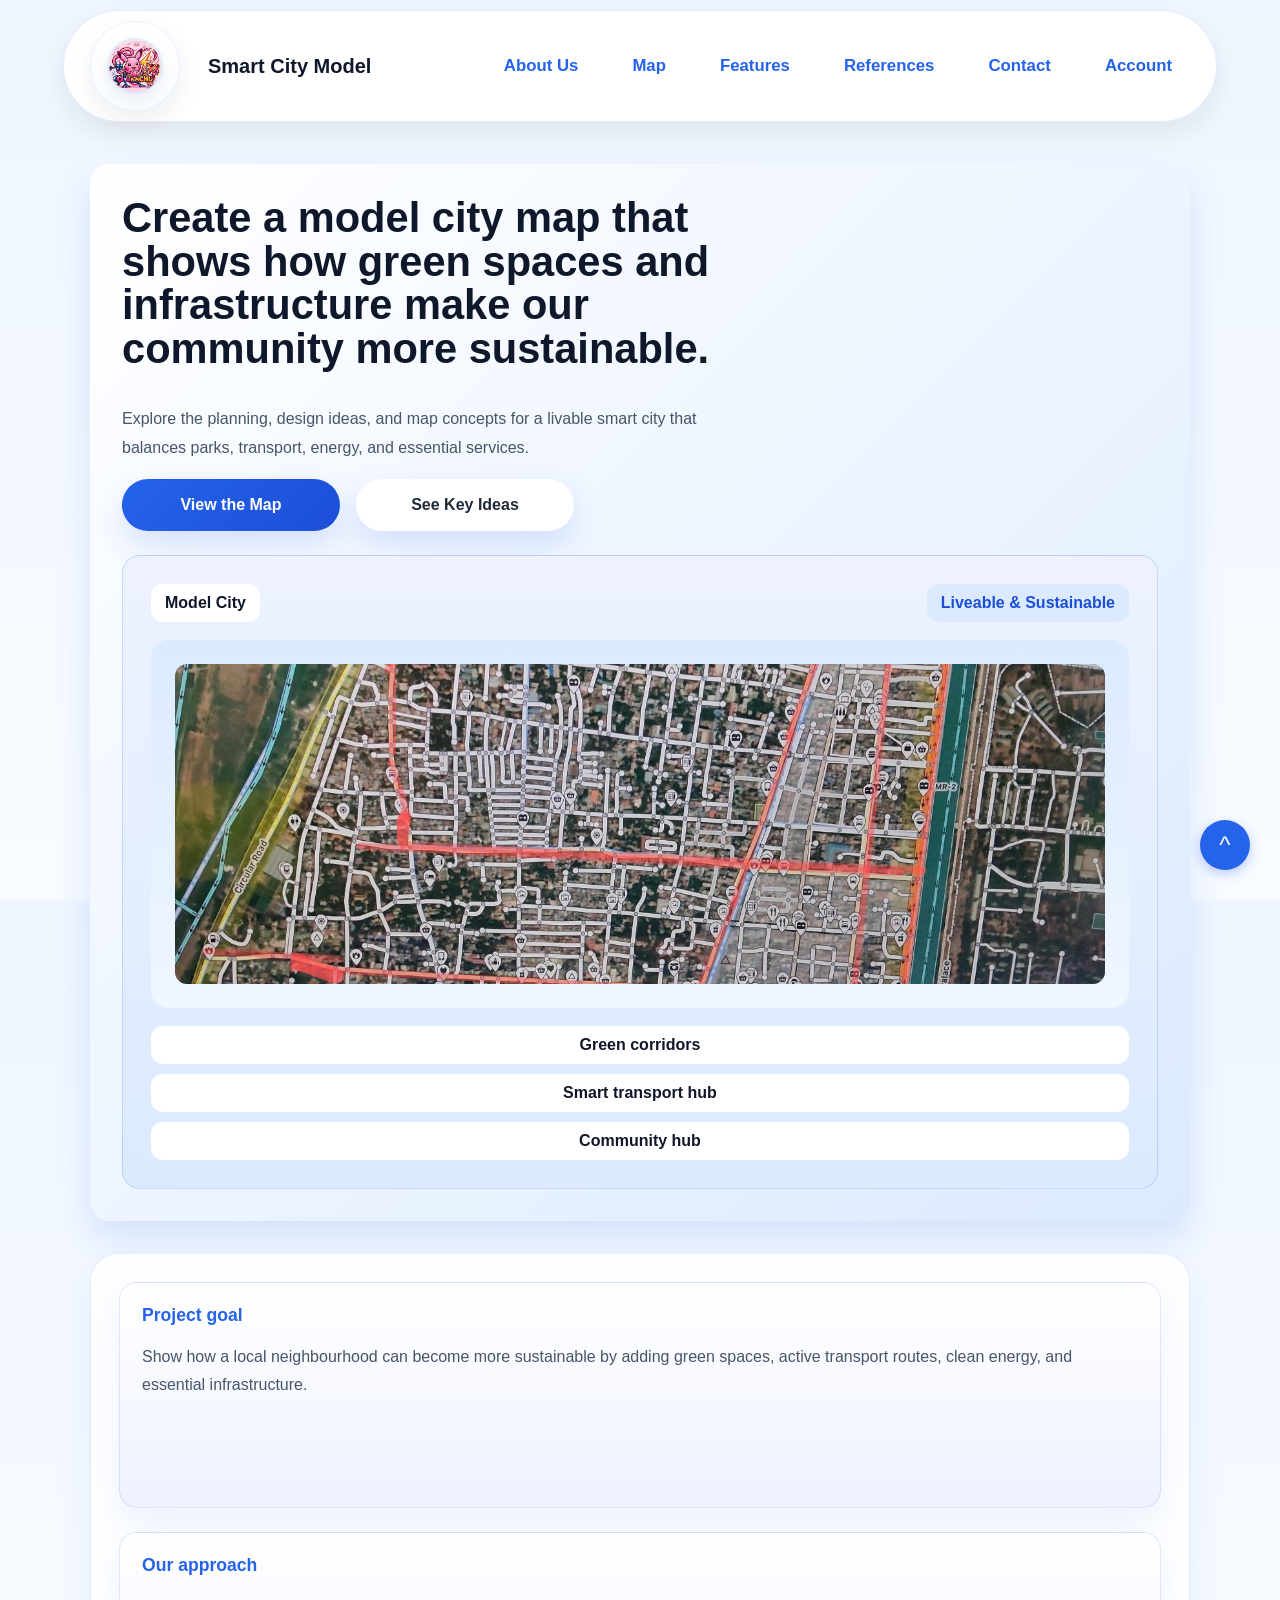
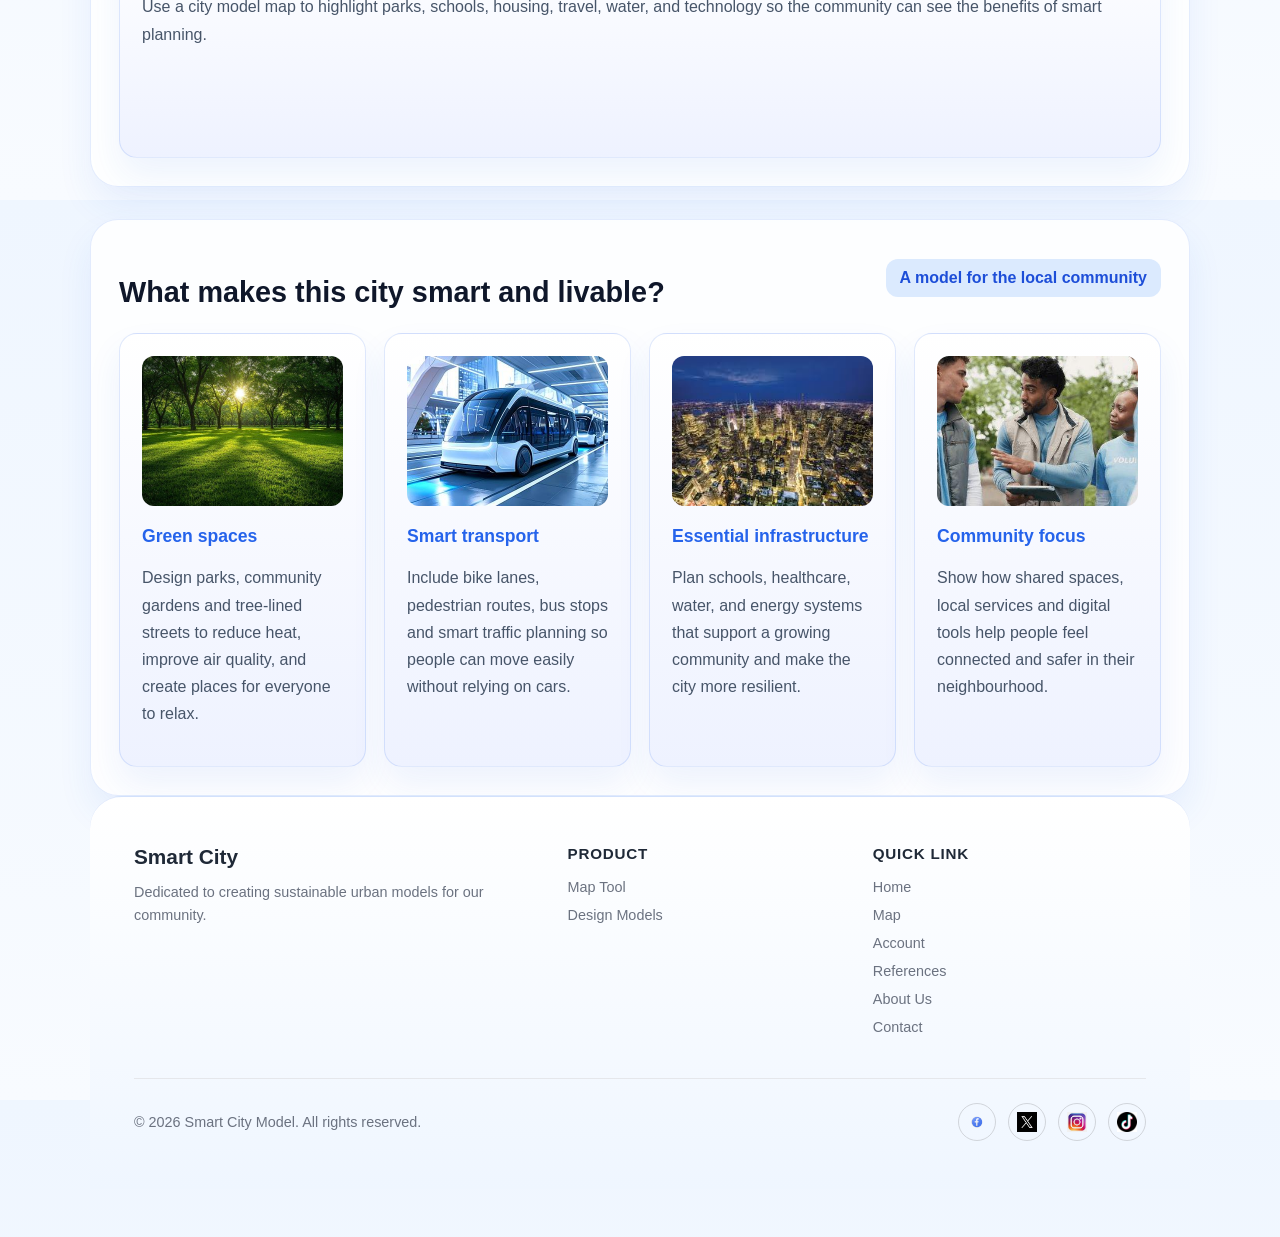
<file: index.html>
<!DOCTYPE html>
<html lang="en">
<head>
    <meta charset="UTF-8">
    <meta name="viewport" content="width=device-width, initial-scale=1.0">
    <title>Smart City Model Map</title>
    <link rel="stylesheet" href="style.css">
    <link rel="icon" href="Media/Chukachu.png" type="image/png">
</head>
<body>
    <header id="top">
        <div class="header-inner">
            <div class="brand">
                <a href="index.html" title="Home">
                    <img src="Media/Chukachu.png" alt="Chukachu" class="brand-logo">
                </a>
            </div>
            <h1 class="site-title">Smart City Model</h1>
            <nav>
                <a href="about_us.html">About Us</a>
                <a href="map.html">Map</a>
                <a href="features.html">Features</a>
                <a href="references.html">References</a>
                <a href="contact.html">Contact</a>
                <a href="account.html">Account</a>
            </nav>
        </div>
    </header>

    <div class="container">
        <section class="hero">
            <div class="hero-text">
                <h2 id="hero-title">Create a model city map that shows how green spaces and infrastructure make our community more sustainable.</h2>
                <p>Explore the planning, design ideas, and map concepts for a livable smart city that balances parks, transport, energy, and essential services.</p>
                <div class="button-row">
                    <a class="primary-btn" href="map.html">View the Map</a>
                    <a class="secondary-btn" href="features.html">See Key Ideas</a>
                </div>
            </div>
            <div class="wireframe-card">
                <div class="top-bar">
                    <span class="pill">Model City</span>
                    <span class="pill accent-pill">Liveable & Sustainable</span>
                </div>
                <div class="map-preview compact">
                    <img src="Media/map.jpg" alt="Preview of the future city map">
                </div>
                <div class="pill-row">
                    <span class="pill">Green corridors</span>
                    <span class="pill">Smart transport hub</span>
                    <span class="pill">Community hub</span>
                </div>
            </div>
        </section>

        <section id="about_us" class="section">
            <div class="feature-card">
                <h3>Project goal</h3>
                <p>Show how a local neighbourhood can become more sustainable by adding green spaces, active transport routes, clean energy, and essential infrastructure.</p>
            </div>
            <div class="feature-card">
                <h3>Our approach</h3>
                <p>Use a city model map to highlight parks, schools, housing, travel, water, and technology so the community can see the benefits of smart planning.</p>
            </div>
        </section>
        <section id="features" class="section">
            <div class="top-bar">
                <div>
                    <p class="section-tag"></p>
                    <h3 class="section-heading">What makes this city smart and livable?</h3>
                </div>
                <span class="pill pill-accent">A model for the local community</span>
            </div>
            <div class="grid-features">
                <div class="feature-card">
                    <img src="Media/Green space.jpg" alt="Green Spaces">
                    <h3>Green spaces</h3>
                    <p>Design parks, community gardens and tree-lined streets to reduce heat, improve air quality, and create places for everyone to relax.</p>
                </div>
                <div class="feature-card">
                    <img src="Media/Smart transport.jpg" alt="Smart Transport">
                    <h3>Smart transport</h3>
                    <p>Include bike lanes, pedestrian routes, bus stops and smart traffic planning so people can move easily without relying on cars.</p>
                </div>
                <div class="feature-card">
                    <img src="Media/Essential Infrastructure.jpg" alt="Essential Infrastructure">
                    <h3>Essential infrastructure</h3>
                    <p>Plan schools, healthcare, water, and energy systems that support a growing community and make the city more resilient.</p>
                </div>
                <div class="feature-card">
                    <img src="Media/Community Focus.jpg" alt="Community Focus">
                    <h3>Community focus</h3>
                    <p>Show how shared spaces, local services and digital tools help people feel connected and safer in their neighbourhood.</p>
                </div>
            </div>
        </section>

        <footer>
            <div class="footer-content">
                <div class="footer-brand">
                    <h3>Smart City</h3>
                    <p>Dedicated to creating sustainable urban models for our community.</p>
                </div>
                <div class="footer-links">
                    <div class="footer-column">
                        <h4>Product</h4>
                        <ul>
                            <li><a href="references.html">Map Tool</a></li>
                            <li><a href="references.html">Design Models</a></li>
                        </ul>
                    </div>
                    <div class="footer-column">
                        <h4>Quick link</h4>
                        <ul>
                            <li><a href="index.html">Home</a></li>
                            <li><a href="map.html">Map</a></li>
                            <li><a href="account.html">Account</a></li>
                            <li><a href="references.html">References</a></li>
                            <li><a href="about_us.html">About Us</a></li>
                            <li><a href="contact.html">Contact</a></li>
                        </ul>
                    </div>
                </div>
            </div>
            <div class="footer-bottom">
                <p>&copy; 2026 Smart City Model. All rights reserved.</p>
                <div class="social-icons">
                    <a href="https://www.facebook.com" title="Facebook" target="_blank" rel="noopener noreferrer">
                        <img src="Media/facebook.png" alt="Facebook logo">
                    </a>
                    <a href="https://www.x.com" title="X" target="_blank" rel="noopener noreferrer">
                        <img src="Media/X.png" alt="X logo">
                    </a>
                    <a href="https://www.instagram.com" title="Instagram" target="_blank" rel="noopener noreferrer">
                        <img src="Media/instagram logo.jpg" alt="Instagram logo">
                    </a>
                    <a href="https://www.tiktok.com" title="TikTok" target="_blank" rel="noopener noreferrer">
                        <img src="Media/Tiktok logo.webp" alt="TikTok logo">
                    </a>
                </div>
            </div>
        </footer>
    </div>

    <a href="#hero-title" class="scrollToTop" title="Scroll to top">^</a>
</body>
</html>
</file>
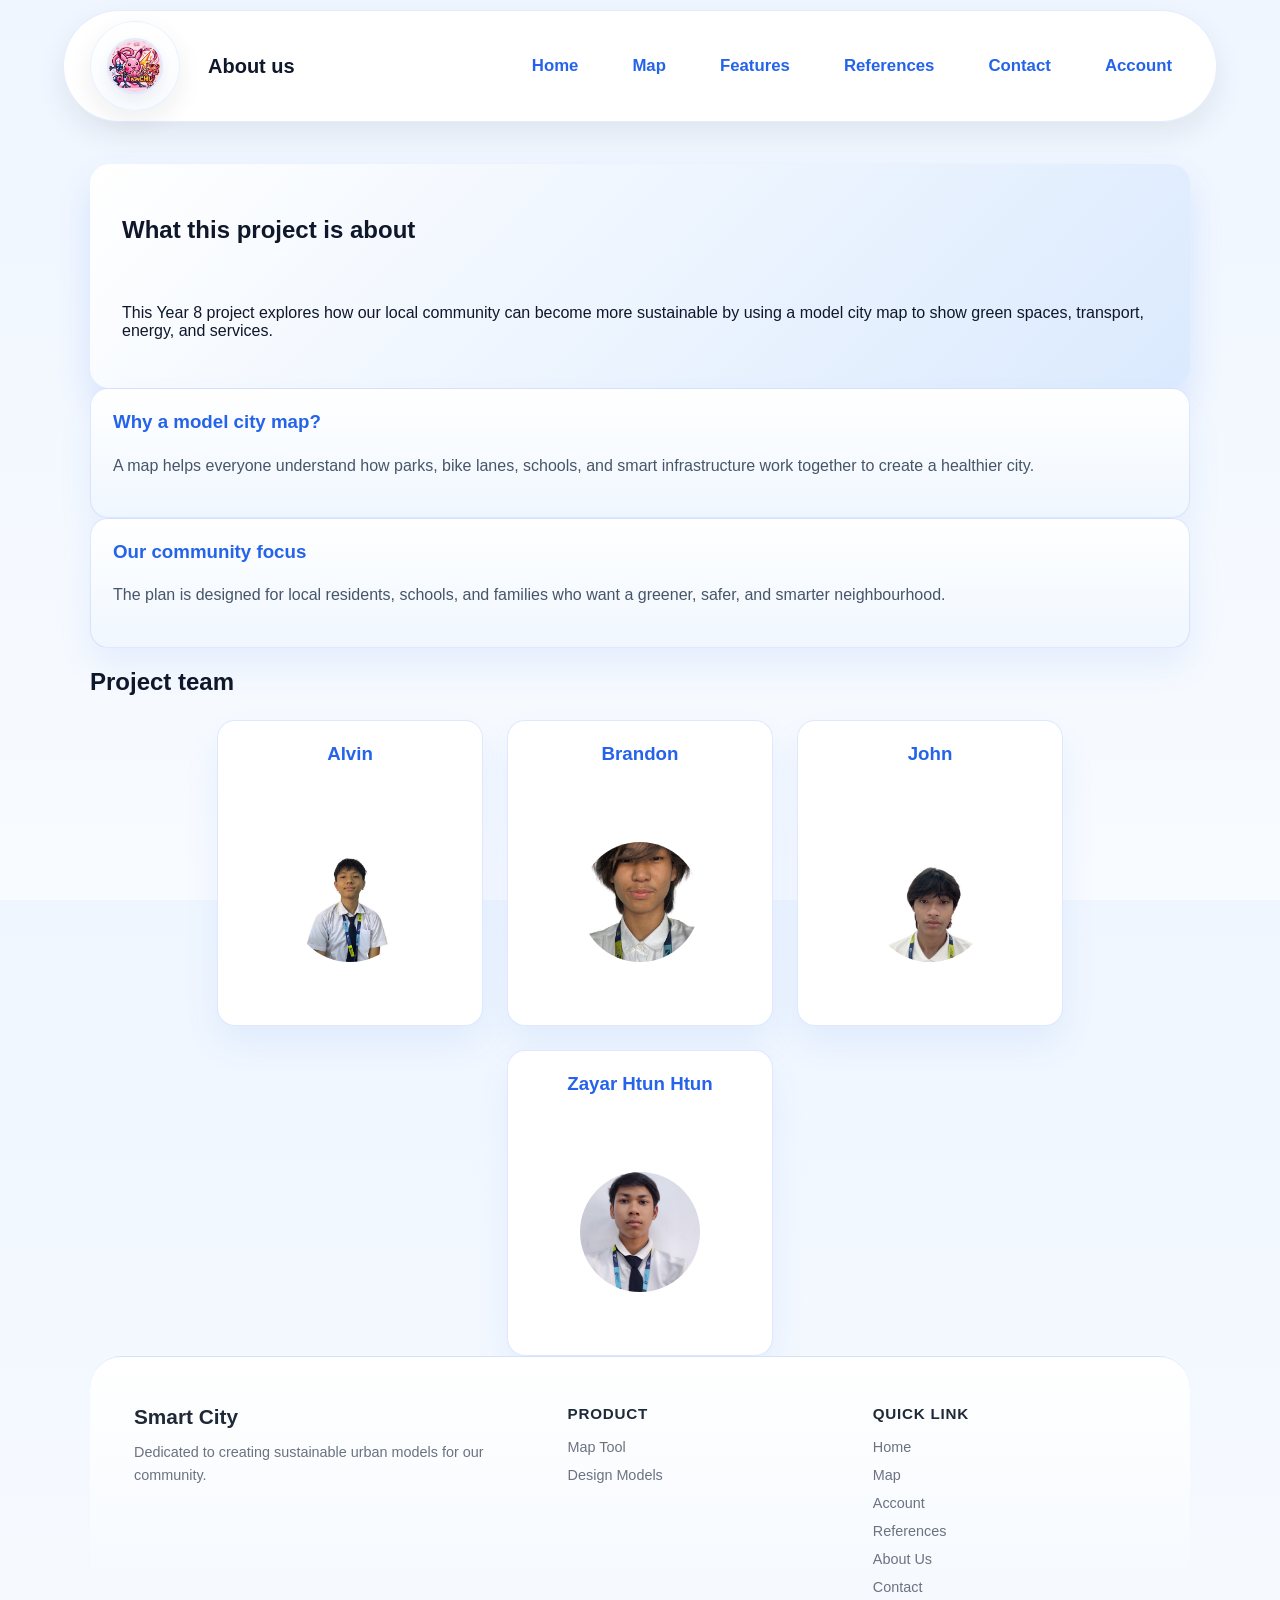
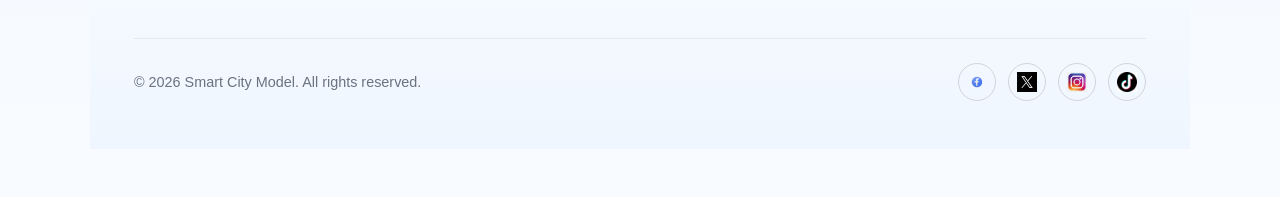
<file: about_us.html>
<!DOCTYPE html>
<html lang="en">
<head>
    <meta charset="UTF-8">
    <meta name="viewport" content="width=device-width, initial-scale=1.0">
    <title>About the Smart City Project</title>
    <link rel="stylesheet" href="style.css">
    <link rel="icon" href="Media/Chukachu.png" type="image/png">
</head>
<body>
    <header id="top">
        <div class="header-inner">
            <div class="brand">
                <a href="index.html" title="Home">
                    <img src="Media/Chukachu.png" alt="Chukachu" class="brand-logo">
                </a>
            </div>
            <h1 class="site-title">About us</h1>
            <nav>
                <a href="index.html">Home</a>
                <a href="map.html">Map</a>
                <a href="features.html">Features</a>
                <a href="references.html">References</a>
                <a href="contact.html">Contact</a>
                <a href="account_us.html">Account</a>
            </nav>
        </div>
    </header>

    <div class="container">
        <section class="hero">
            <h2>What this project is about</h2>
            <p>This Year 8 project explores how our local community can become more sustainable by using a model city map to show green spaces, transport, energy, and services.</p>
        </section>
        <div class="content">
            <div class="card">
                <h3>Why a model city map?</h3>
                <p>A map helps everyone understand how parks, bike lanes, schools, and smart infrastructure work together to create a healthier city.</p>
            </div>
            <div class="card">
                <h3>Our community focus</h3>
                <p>The plan is designed for local residents, schools, and families who want a greener, safer, and smarter neighbourhood.</p>
            </div>
        </div>
        <section class="members-section">
            <h2>Project team</h2>
            <div class="members-grid">
                <div class="member-card">
                    <h3>Alvin</h3>
                    <img src="Media/profile1.jpg" alt="Profile picture of Alvin">
                </div>
                <div class="member-card">
                    <h3>Brandon</h3>
                    <img src="Media/profile2.jpg" alt="Profile picture of Brandon">
                </div>
                <div class="member-card">
                    <h3>John</h3>
                    <img src="Media/profile3.jpg" alt="Profile picture of John">
                </div>
                <div class="member-card">
                    <h3>Zayar Htun Htun</h3>
                    <img src="Media/profile4.jpg" alt="Profile picture of Zayar Htun Htun">
                </div>
            </div>
        </section>
        <footer>
            <div class="footer-content">
                <div class="footer-brand">
                    <h3>Smart City</h3>
                    <p>Dedicated to creating sustainable urban models for our community.</p>
                </div>
                <div class="footer-links">
                    <div class="footer-column">
                        <h4>Product</h4>
                        <ul>
                            <li><a href="https://www.openstreetmap.org" target="_blank" rel="noopener noreferrer">Map Tool</a></li>
                            <li><a href="references.html">Design Models</a></li>
                        </ul>
                    </div>
                    <div class="footer-column">
                        <h4>Quick link</h4>
                        <ul>
                            <li><a href="index.html">Home</a></li>
                            <li><a href="map.html">Map</a></li>
                            <li><a href="account.html">Account</a></li>
                            <li><a href="references.html">References</a></li>
                            <li><a href="about_us.html">About Us</a></li>
                            <li><a href="contact.html">Contact</a></li>
                        </ul>
                    </div>
                </div>
            </div>
            <div class="footer-bottom">
                <p>&copy; 2026 Smart City Model. All rights reserved.</p>
                <div class="social-icons">
                    <a href="https://www.facebook.com" title="Facebook" target="_blank" rel="noopener noreferrer">
                        <img src="Media/facebook.png" alt="Facebook logo">
                    </a>
                    <a href="https://www.x.com" title="X" target="_blank" rel="noopener noreferrer">
                        <img src="Media/X.png" alt="X logo">
                    </a>
                    <a href="https://www.instagram.com" title="Instagram" target="_blank" rel="noopener noreferrer">
                        <img src="Media/instagram logo.jpg" alt="Instagram logo">
                    </a>
                    <a href="https://www.tiktok.com" title="TikTok" target="_blank" rel="noopener noreferrer">
                        <img src="Media/Tiktok logo.webp" alt="TikTok logo">
                    </a>
                </div>
            </div>
        </footer>
    </div>
</body>
</html>
</file>
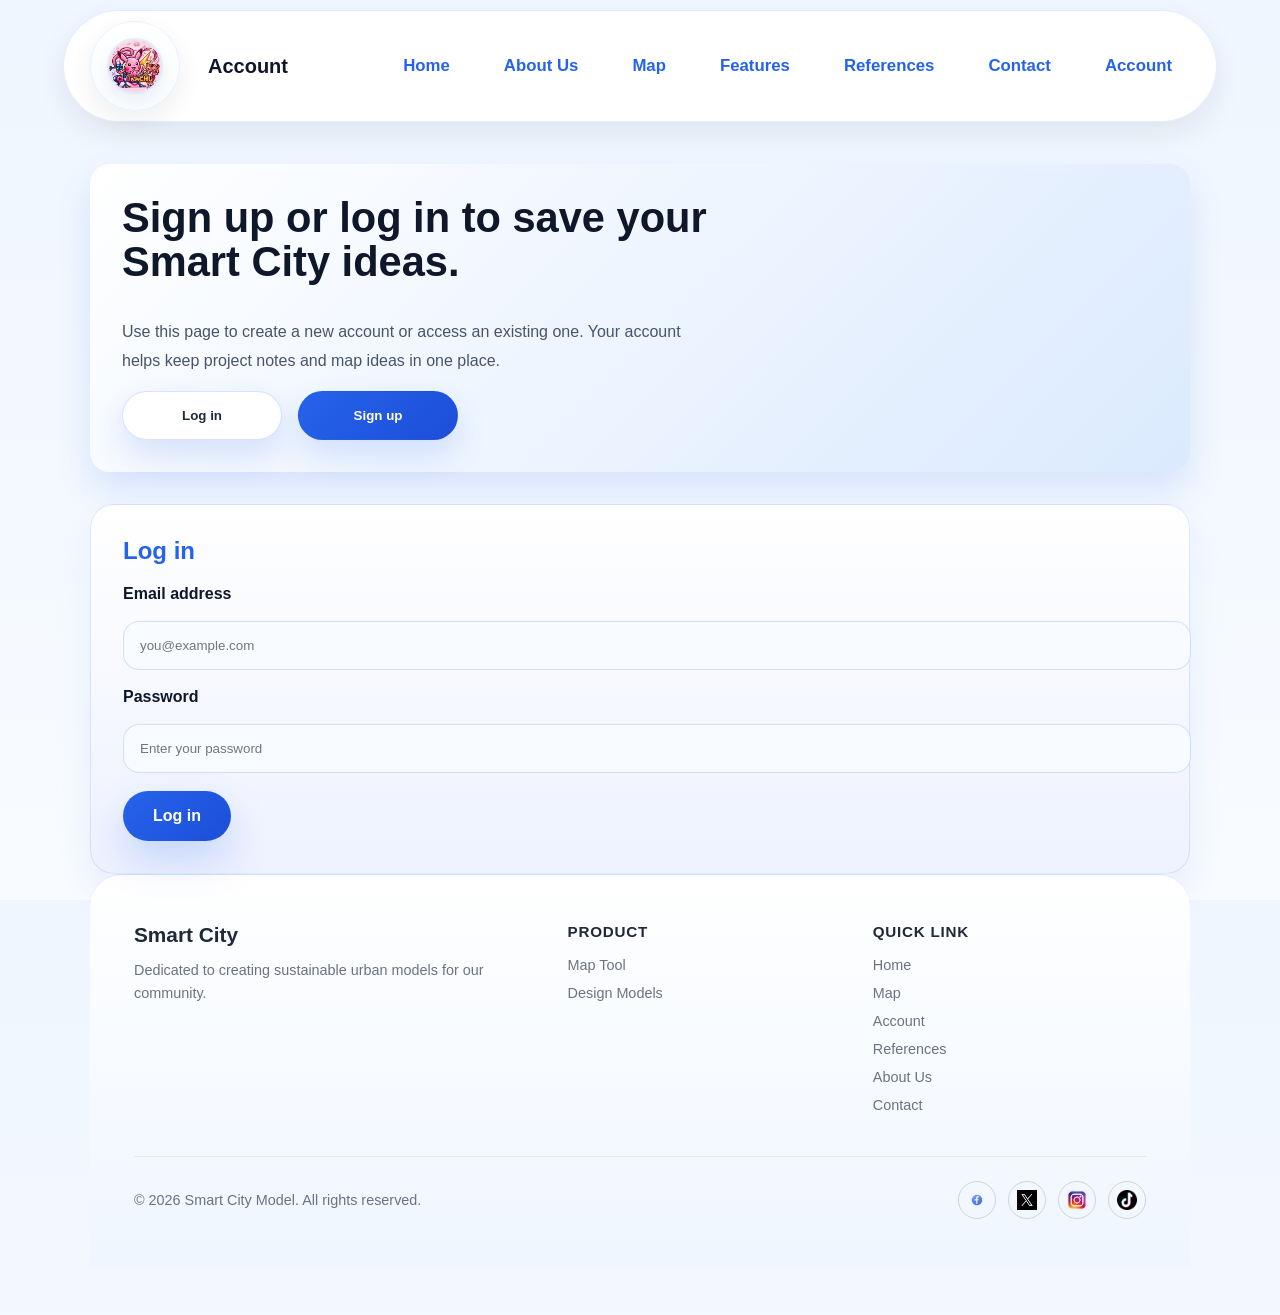
<file: account.html>
<!DOCTYPE html>
<html lang="en">
<head>
    <meta charset="UTF-8">
    <meta name="viewport" content="width=device-width, initial-scale=1.0">
    <title>Sign Up / Log In</title>
    <link rel="stylesheet" href="style.css">
    <link rel="icon" href="Media/Chukachu.png" type="image/png">
</head>
<body>
    <header id="top">
        <div class="header-inner">
            <div class="brand">
                <a href="index.html" title="Home">
                    <img src="Media/Chukachu.png" alt="Chukachu" class="brand-logo">
                </a>
            </div>
            <h1 class="site-title">Account</h1>
            <nav>
                <a href="index.html">Home</a>
                <a href="about_us.html">About Us</a>
                <a href="map.html">Map</a>
                <a href="features.html">Features</a>
                <a href="references.html">References</a>
                <a href="contact.html">Contact</a>
                <a href="account.html">Account</a>
            </nav>
        </div>
    </header>

    <div class="container">
        <section class="hero">
            <div class="hero-text">
                <h2>Sign up or log in to save your Smart City ideas.</h2>
                <p>Use this page to create a new account or access an existing one. Your account helps keep project notes and map ideas in one place.</p>
                <div class="button-row">
                    <button type="button" class="secondary-btn auth-toggle" data-target="login">Log in</button>
                    <button type="button" class="primary-btn auth-toggle" data-target="signup">Sign up</button>
                </div>
            </div>
        </section>

        <section class="auth-section">
            <div class="auth-card" id="login">
                <h2>Log in</h2>
                <form class="auth-form">
                    <label for="login-email">Email address</label>
                    <input id="login-email" type="email" placeholder="you@example.com" required>

                    <label for="login-password">Password</label>
                    <input id="login-password" type="password" placeholder="Enter your password" required>

                    <button type="submit" class="submit-btn">Log in</button>
                </form>
            </div>

            <div class="auth-card hidden" id="signup">
                <h2>Create account</h2>
                <form class="auth-form">
                    <label for="signup-name">Full name</label>
                    <input id="signup-name" type="text" placeholder="Your full name" required>

                    <label for="signup-email">Email address</label>
                    <input id="signup-email" type="email" placeholder="you@example.com" required>

                    <label for="signup-password">Password</label>
                    <input id="signup-password" type="password" placeholder="Choose a password" required>

                    <label for="signup-confirm">Confirm password</label>
                    <input id="signup-confirm" type="password" placeholder="Repeat your password" required>

                    <button type="submit" class="submit-btn">Sign up</button>
                </form>
            </div>
        </section>

        <footer>
            <div class="footer-content">
                <div class="footer-brand">
                    <h3>Smart City</h3>
                    <p>Dedicated to creating sustainable urban models for our community.</p>
                </div>
                <div class="footer-links">
                    <div class="footer-column">
                        <h4>Product</h4>
                        <ul>
                            <li><a href="references.html">Map Tool</a></li>
                            <li><a href="references.html">Design Models</a></li>
                        </ul>
                    </div>
                    <div class="footer-column">
                        <h4>Quick link</h4>
                        <ul>
                            <li><a href="index.html">Home</a></li>
                            <li><a href="map.html">Map</a></li>
                            <li><a href="account.html">Account</a></li>
                            <li><a href="references.html">References</a></li>
                            <li><a href="about_us.html">About Us</a></li>
                            <li><a href="contact.html">Contact</a></li>
                        </ul>
                    </div>
                </div>
            </div>
            <div class="footer-bottom">
                <p>&copy; 2026 Smart City Model. All rights reserved.</p>
                <div class="social-icons">
                    <a href="https://www.facebook.com" title="Facebook" target="_blank" rel="noopener noreferrer">
                        <img src="Media/facebook.png" alt="Facebook logo">
                    </a>
                    <a href="https://www.x.com" title="X" target="_blank" rel="noopener noreferrer">
                        <img src="Media/X.png" alt="X logo">
                    </a>
                    <a href="https://www.instagram.com" title="Instagram" target="_blank" rel="noopener noreferrer">
                        <img src="Media/instagram logo.jpg" alt="Instagram logo">
                    </a>
                    <a href="https://www.tiktok.com" title="TikTok" target="_blank" rel="noopener noreferrer">
                        <img src="Media/Tiktok logo.webp" alt="TikTok logo">
                    </a>
                </div>
            </div>
        </footer>
    </div>

    <script>
        const toggleButtons = document.querySelectorAll('.auth-toggle');
        toggleButtons.forEach(button => {
            button.addEventListener('click', () => {
                document.querySelectorAll('.auth-card').forEach(card => card.classList.add('hidden'));
                document.getElementById(button.dataset.target).classList.remove('hidden');
            });
        });
    </script>
</body>
</html>
</file>
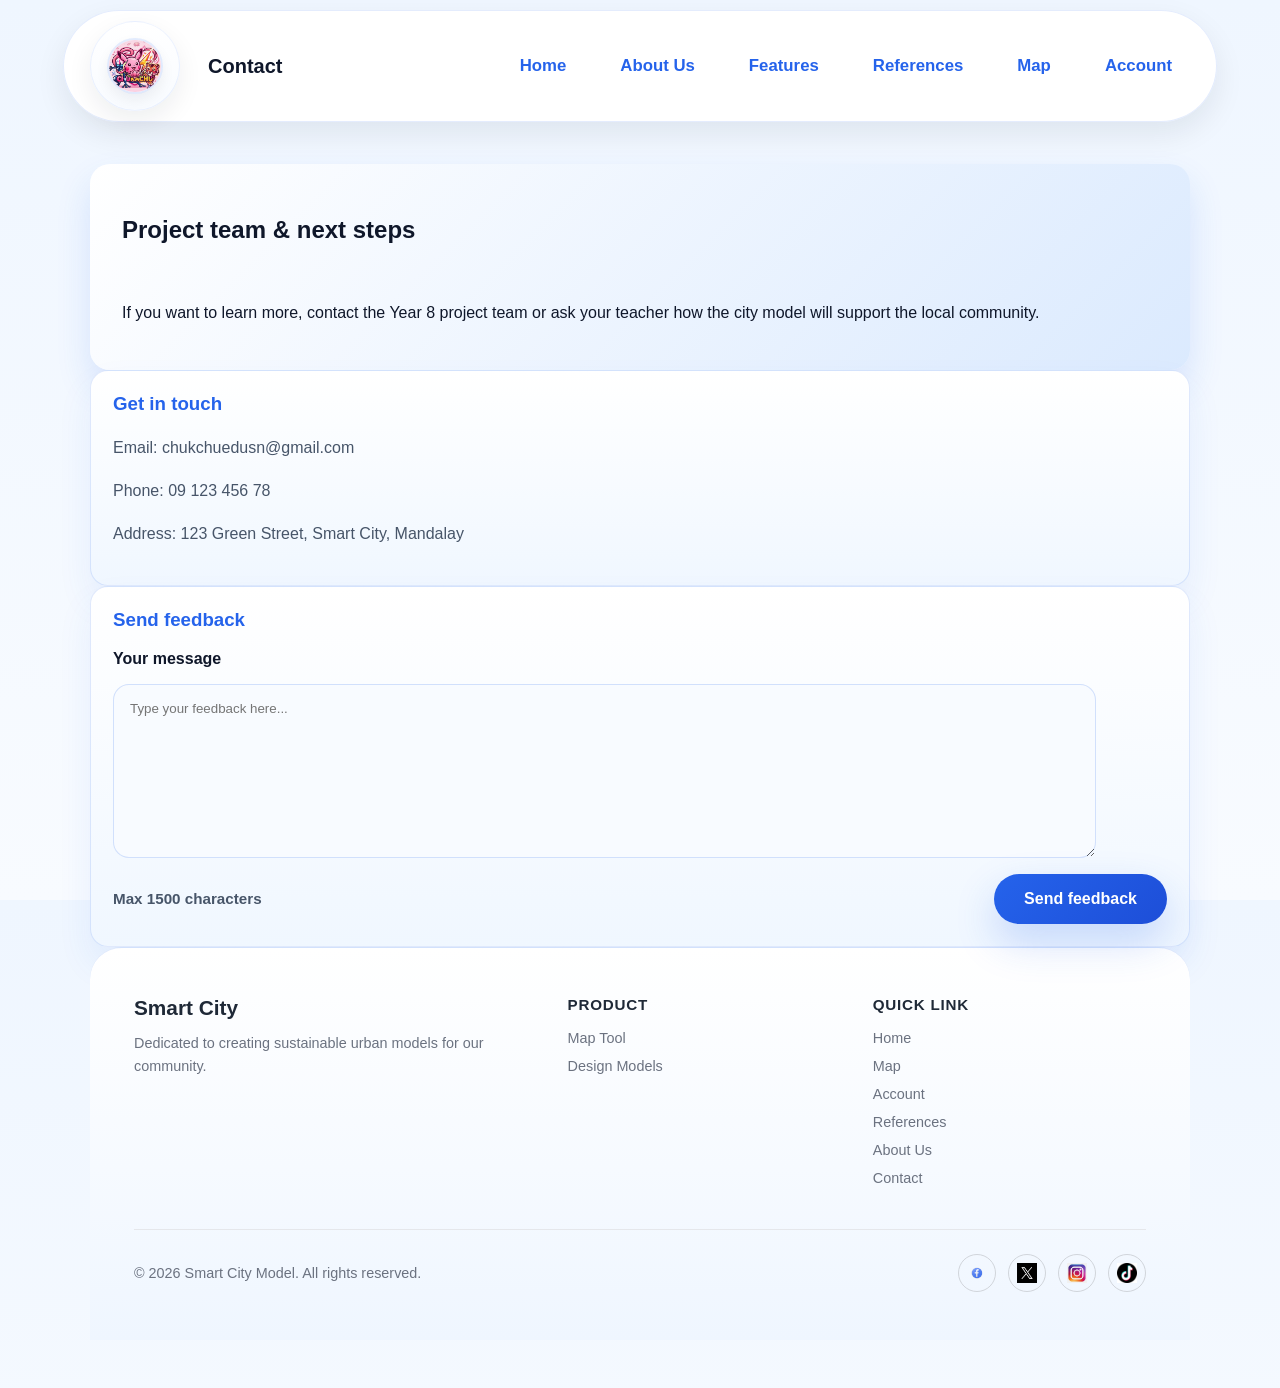
<file: contact.html>
<!DOCTYPE html>
<html lang="en">
<head>
    <meta charset="UTF-8">
    <meta name="viewport" content="width=device-width, initial-scale=1.0">
    <title>Contact / Project Team</title>
    <link rel="stylesheet" href="style.css">
    <link rel="icon" href="Media/Chukachu.png" type="image/png">
</head>
<body>
    <header id="top">
        <div class="header-inner">
            <div class="brand">
                <a href="index.html" title="Home">
                    <img src="Media/Chukachu.png" alt="Chukachu" class="brand-logo">
                </a>
            </div>
            <h1 class="site-title">Contact</h1>
            <nav>
                <a href="index.html">Home</a>
                <a href="about_us.html">About Us</a>
                <a href="features.html">Features</a>
                <a href="references.html">References</a>
                <a href="map.html">Map</a>
                <a href="account.html">Account</a>
            </nav>
        </div>
    </header>

    <div class="container">
        <section class="hero">
            <h2>Project team & next steps</h2>
            <p>If you want to learn more, contact the Year 8 project team or ask your teacher how the city model will support the local community.</p>
        </section>
        <div class="card">
            <h3>Get in touch</h3>
            <p>Email: chukchuedusn@gmail.com</p>
            <p>Phone: 09 123 456 78</p>
            <p>Address: 123 Green Street, Smart City, Mandalay</p>
        </div>
        <div class="card contact-form-card">
            <h3>Send feedback</h3>
            <form class="contact-form">
                <label for="message">Your message</label>
                <textarea id="message" name="message" rows="8" maxlength="1500" placeholder="Type your feedback here..."></textarea>
                <div class="form-row">
                        <div class="word-count">Max 1500 characters</div>
                        <button type="button" class="submit-btn">Send feedback</button>
                </div>
            </form>
        </div>
        
        <footer>
            <div class="footer-content">
                <div class="footer-brand">
                    <h3>Smart City</h3>
                    <p>Dedicated to creating sustainable urban models for our community.</p>
                </div>
                <div class="footer-links">
                    <div class="footer-column">
                        <h4>Product</h4>
                        <ul>
                            <li><a href="references.html">Map Tool</a></li>
                            <li><a href="references.html">Design Models</a></li>
                        </ul>
                    </div>
                    <div class="footer-column">
                        <h4>Quick link</h4>
                        <ul>
                            <li><a href="index.html">Home</a></li>
                            <li><a href="map.html">Map</a></li>
                            <li><a href="account.html">Account</a></li>
                            <li><a href="references.html">References</a></li>
                            <li><a href="about_us.html">About Us</a></li>
                            <li><a href="contact.html">Contact</a></li>
                        </ul>
                    </div>
                </div>
            </div>
            <div class="footer-bottom">
                <p>&copy; 2026 Smart City Model. All rights reserved.</p>
                <div class="social-icons">
                    <a href="https://www.facebook.com" title="Facebook" target="_blank" rel="noopener noreferrer">
                        <img src="Media/facebook.png" alt="Facebook logo">
                    </a>
                    <a href="https://www.x.com" title="X" target="_blank" rel="noopener noreferrer">
                        <img src="Media/X.png" alt="X logo">
                    </a>
                    <a href="https://www.instagram.com" title="Instagram" target="_blank" rel="noopener noreferrer">
                        <img src="Media/instagram logo.jpg" alt="Instagram logo">
                    </a>
                    <a href="https://www.tiktok.com" title="TikTok" target="_blank" rel="noopener noreferrer">
                        <img src="Media/Tiktok logo.webp" alt="TikTok logo">
                    </a>
                </div>
            </div>
        </footer>
    </div>
</body>
</html>
</file>
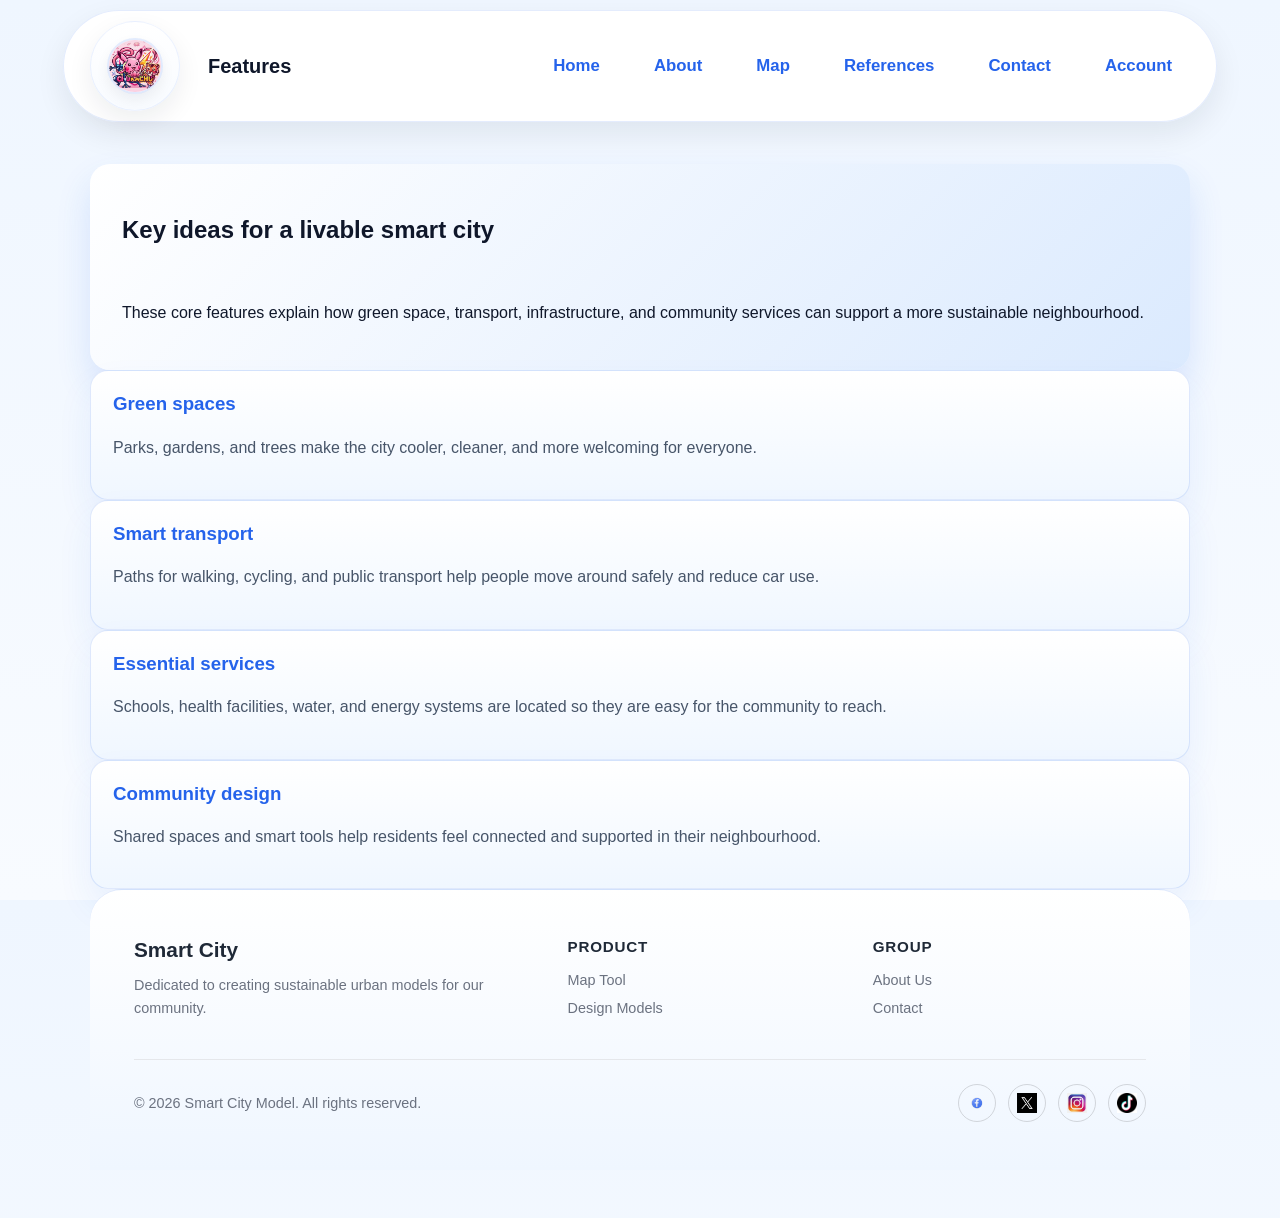
<file: features.html>
<!DOCTYPE html>
<html lang="en">
<head>
    <meta charset="UTF-8">
    <meta name="viewport" content="width=device-width, initial-scale=1.0">
    <title>Smart City Features</title>
    <link rel="stylesheet" href="style.css">
    <link rel="icon" href="Media/favicon.svg" type="image/svg+xml">
    <link rel="icon" href="Media/Chukachu.png" type="image/png">
</head>
<body>
    <header id="top">
        <div class="header-inner">
            <div class="brand">
                <a href="index.html" title="Home">
                    <img src="Media/Chukachu.png" alt="Chukachu" class="brand-logo">
                </a>
            </div>
            <h1 class="site-title">Features</h1>
            <nav>
                <a href="index.html">Home</a>
                <a href="about_us.html">About</a>
                <a href="map.html">Map</a>
                <a href="references.html">References</a>
                <a href="contact.html">Contact</a>
                <a href="account.html">Account</a>
            </nav>
        </div>
    </header>

    <div class="container">
        <section class="hero">
            <h2>Key ideas for a livable smart city</h2>
            <p>These core features explain how green space, transport, infrastructure, and community services can support a more sustainable neighbourhood.</p>
        </section>
        <div class="grid">
            <div class="card">
                <h3>Green spaces</h3>
                <p>Parks, gardens, and trees make the city cooler, cleaner, and more welcoming for everyone.</p>
            </div>
            <div class="card">
                <h3>Smart transport</h3>
                <p>Paths for walking, cycling, and public transport help people move around safely and reduce car use.</p>
            </div>
            <div class="card">
                <h3>Essential services</h3>
                <p>Schools, health facilities, water, and energy systems are located so they are easy for the community to reach.</p>
            </div>
            <div class="card">
                <h3>Community design</h3>
                <p>Shared spaces and smart tools help residents feel connected and supported in their neighbourhood.</p>
            </div>
        </div>
        <footer>
            <div class="footer-content">
                <div class="footer-brand">
                    <h3>Smart City</h3>
                    <p>Dedicated to creating sustainable urban models for our community.</p>
                </div>
                <div class="footer-links">
                    <div class="footer-column">
                        <h4>Product</h4>
                        <ul>
                            <li><a href="references.html">Map Tool</a></li>
                            <li><a href="references.html">Design Models</a></li>
                        </ul>
                    </div>
                    <div class="footer-column">
                        <h4>Group</h4>
                        <ul>
                            <li><a href="about.html">About Us</a></li>
                            <li><a href="contact.html">Contact</a></li>
                        </ul>
                    </div>
                </div>
            </div>
            <div class="footer-bottom">
                <p>&copy; 2026 Smart City Model. All rights reserved.</p>
                <div class="social-icons">
                    <a href="https://www.facebook.com" title="Facebook" target="_blank" rel="noopener noreferrer">
                        <img src="Media/facebook.png" alt="Facebook logo">
                    </a>
                    <a href="https://www.x.com" title="X" target="_blank" rel="noopener noreferrer">
                        <img src="Media/X.png" alt="X logo">
                    </a>
                    <a href="https://www.instagram.com" title="Instagram" target="_blank" rel="noopener noreferrer">
                        <img src="Media/instagram logo.jpg" alt="Instagram logo">
                    </a>
                    <a href="https://www.tiktok.com" title="TikTok" target="_blank" rel="noopener noreferrer">
                        <img src="Media/Tiktok logo.webp" alt="TikTok logo">
                    </a>
                </div>
            </div>
        </footer>
    </div>
</body>
</html>
</file>
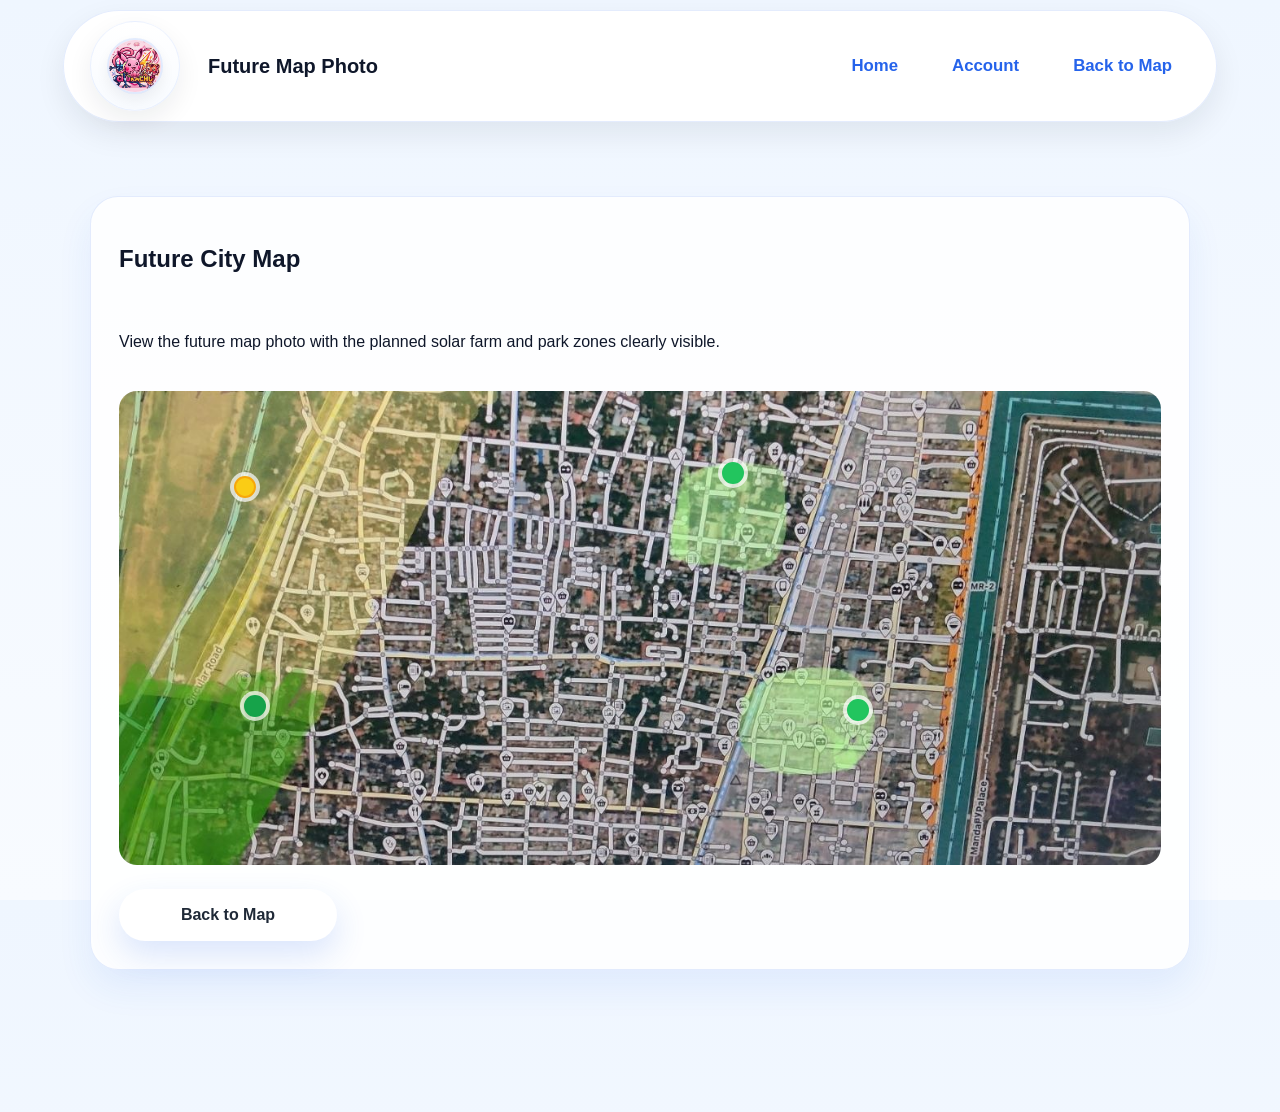
<file: future-map.html>
<!DOCTYPE html>
<html lang="en">
<head>
    <meta charset="UTF-8">
    <meta name="viewport" content="width=device-width, initial-scale=1.0">
    <title>Future Map Photo</title>
    <link rel="stylesheet" href="style.css">
    <link rel="icon" href="Media/Chukachu.png" type="image/png">
</head>
<body>
    <header id="top">
        <div class="header-inner">
            <div class="brand">
                <a href="index.html" title="Home">
                    <img src="Media/Chukachu.png" alt="Chukachu" class="brand-logo">
                </a>
            </div>
            <h1 class="site-title">Future Map Photo</h1>
            <nav>
                <a href="index.html">Home</a>
                <a href="account.html">Account</a>
                <a href="map.html">Back to Map</a>
            </nav>
        </div>
    </header>

    <div class="container">

        <section class="section">
            <h2>Future City Map</h2>
            <p>View the future map photo with the planned solar farm and park zones clearly visible.</p>
            <div class="photo-view">
                <img src="Media/map2.jpg" alt="Future city map photo">
                <div class="map-overlay" aria-hidden="true">
                    <div class="map-marker solar-farm" tabindex="0">
                        <span class="overlay-tooltip">Solar Farm: 35 MW renewable energy zone.</span>
                    </div>
                    <div class="map-marker park park-top" tabindex="0">
                        <span class="overlay-tooltip">Park: top-right green plaza with walking paths.</span>
                    </div>
                    <div class="map-marker park park-mid" tabindex="0">
                        <span class="overlay-tooltip">Park: mid-right community park area.</span>
                    </div>
                    <div class="map-marker forest" tabindex="0">
                        <span class="overlay-tooltip">Forest: left wooded area preserving native trees.</span>
                    </div>
                </div>
            </div>
            <div class="button-row">
                <a class="secondary-btn" href="map.html">Back to Map</a>
            </div>
        </section>
    </div>
</body>
</html>
</file>
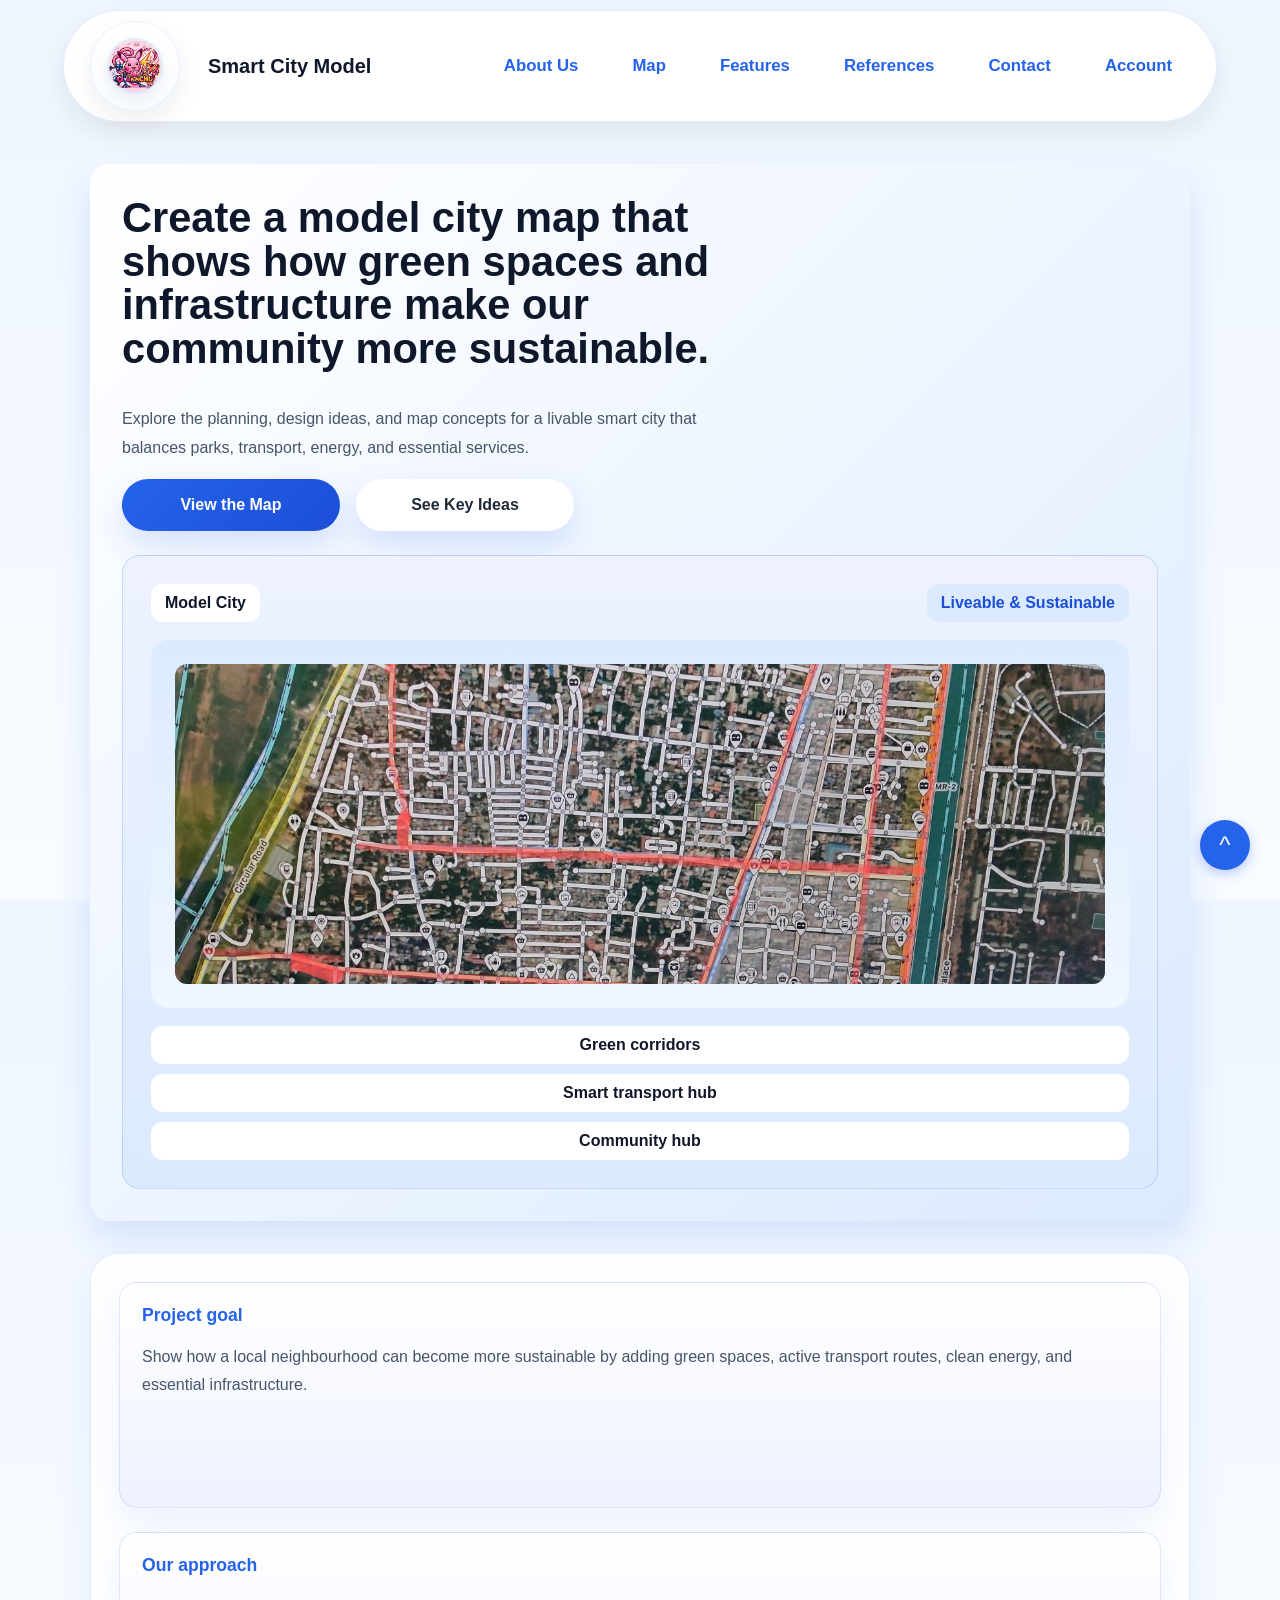
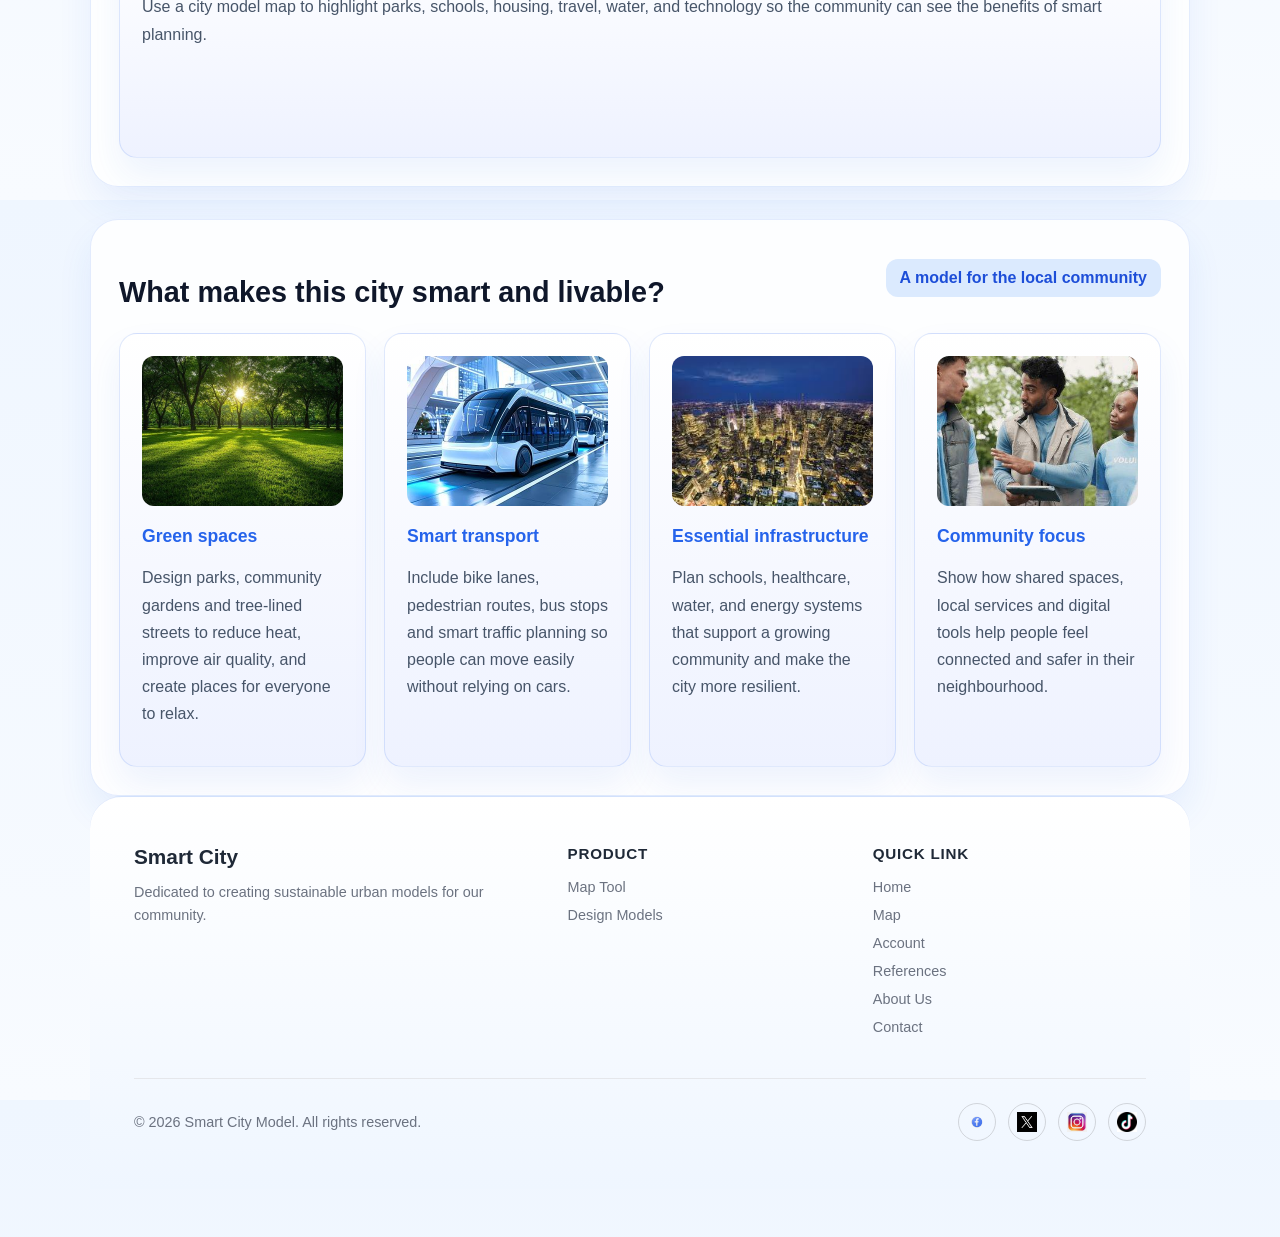
<file: homepage.html>
<!DOCTYPE html>
<html lang="en">
<head>
    <meta charset="UTF-8">
    <meta name="viewport" content="width=device-width, initial-scale=1.0">
    <title>Smart City Model Map</title>
    <link rel="stylesheet" href="style.css">
    <link rel="icon" href="Media/Chukachu.png" type="image/png">
</head>
<body>
    <header id="top">
        <div class="header-inner">
            <div class="brand">
                <a href="homepage.html" title="Home">
                    <img src="Media/Chukachu.png" alt="Chukachu" class="brand-logo">
                </a>
            </div>
            <h1 class="site-title">Smart City Model</h1>
            <nav>
                <a href="about_us.html">About Us</a>
                <a href="map.html">Map</a>
                <a href="features.html">Features</a>
                <a href="references.html">References</a>
                <a href="contact.html">Contact</a>
                <a href="account.html">Account</a>
            </nav>
        </div>
    </header>

    <div class="container">
        <section class="hero">
            <div class="hero-text">
                <h2 id="hero-title">Create a model city map that shows how green spaces and infrastructure make our community more sustainable.</h2>
                <p>Explore the planning, design ideas, and map concepts for a livable smart city that balances parks, transport, energy, and essential services.</p>
                <div class="button-row">
                    <a class="primary-btn" href="map.html">View the Map</a>
                    <a class="secondary-btn" href="features.html">See Key Ideas</a>
                </div>
            </div>
            <div class="wireframe-card">
                <div class="top-bar">
                    <span class="pill">Model City</span>
                    <span class="pill accent-pill">Liveable & Sustainable</span>
                </div>
                <div class="map-preview compact">
                    <img src="Media/map.jpg" alt="Preview of the future city map">
                </div>
                <div class="pill-row">
                    <span class="pill">Green corridors</span>
                    <span class="pill">Smart transport hub</span>
                    <span class="pill">Community hub</span>
                </div>
            </div>
        </section>

        <section id="about_us" class="section">
            <div class="feature-card">
                <h3>Project goal</h3>
                <p>Show how a local neighbourhood can become more sustainable by adding green spaces, active transport routes, clean energy, and essential infrastructure.</p>
            </div>
            <div class="feature-card">
                <h3>Our approach</h3>
                <p>Use a city model map to highlight parks, schools, housing, travel, water, and technology so the community can see the benefits of smart planning.</p>
            </div>
        </section>
        <section id="features" class="section">
            <div class="top-bar">
                <div>
                    <p class="section-tag"></p>
                    <h3 class="section-heading">What makes this city smart and livable?</h3>
                </div>
                <span class="pill pill-accent">A model for the local community</span>
            </div>
            <div class="grid-features">
                <div class="feature-card">
                    <img src="Media/Green space.jpg" alt="Green Spaces">
                    <h3>Green spaces</h3>
                    <p>Design parks, community gardens and tree-lined streets to reduce heat, improve air quality, and create places for everyone to relax.</p>
                </div>
                <div class="feature-card">
                    <img src="Media/Smart transport.jpg" alt="Smart Transport">
                    <h3>Smart transport</h3>
                    <p>Include bike lanes, pedestrian routes, bus stops and smart traffic planning so people can move easily without relying on cars.</p>
                </div>
                <div class="feature-card">
                    <img src="Media/Essential Infrastructure.jpg" alt="Essential Infrastructure">
                    <h3>Essential infrastructure</h3>
                    <p>Plan schools, healthcare, water, and energy systems that support a growing community and make the city more resilient.</p>
                </div>
                <div class="feature-card">
                    <img src="Media/Community Focus.jpg" alt="Community Focus">
                    <h3>Community focus</h3>
                    <p>Show how shared spaces, local services and digital tools help people feel connected and safer in their neighbourhood.</p>
                </div>
            </div>
        </section>

        <footer>
            <div class="footer-content">
                <div class="footer-brand">
                    <h3>Smart City</h3>
                    <p>Dedicated to creating sustainable urban models for our community.</p>
                </div>
                <div class="footer-links">
                    <div class="footer-column">
                        <h4>Product</h4>
                        <ul>
                            <li><a href="references.html">Map Tool</a></li>
                            <li><a href="references.html">Design Models</a></li>
                        </ul>
                    </div>
                    <div class="footer-column">
                        <h4>Quick link</h4>
                        <ul>
                            <li><a href="homepage.html">Home</a></li>
                            <li><a href="map.html">Map</a></li>
                            <li><a href="account.html">Account</a></li>
                            <li><a href="references.html">References</a></li>
                            <li><a href="about_us.html">About Us</a></li>
                            <li><a href="contact.html">Contact</a></li>
                        </ul>
                    </div>
                </div>
            </div>
            <div class="footer-bottom">
                <p>&copy; 2026 Smart City Model. All rights reserved.</p>
                <div class="social-icons">
                    <a href="https://www.facebook.com" title="Facebook" target="_blank" rel="noopener noreferrer">
                        <img src="Media/facebook.png" alt="Facebook logo">
                    </a>
                    <a href="https://www.x.com" title="X" target="_blank" rel="noopener noreferrer">
                        <img src="Media/X.png" alt="X logo">
                    </a>
                    <a href="https://www.instagram.com" title="Instagram" target="_blank" rel="noopener noreferrer">
                        <img src="Media/instagram logo.jpg" alt="Instagram logo">
                    </a>
                    <a href="https://www.tiktok.com" title="TikTok" target="_blank" rel="noopener noreferrer">
                        <img src="Media/Tiktok logo.webp" alt="TikTok logo">
                    </a>
                </div>
            </div>
        </footer>
    </div>

    <a href="#hero-title" class="scrollToTop" title="Scroll to top">^</a>
</body>
</html>
</file>
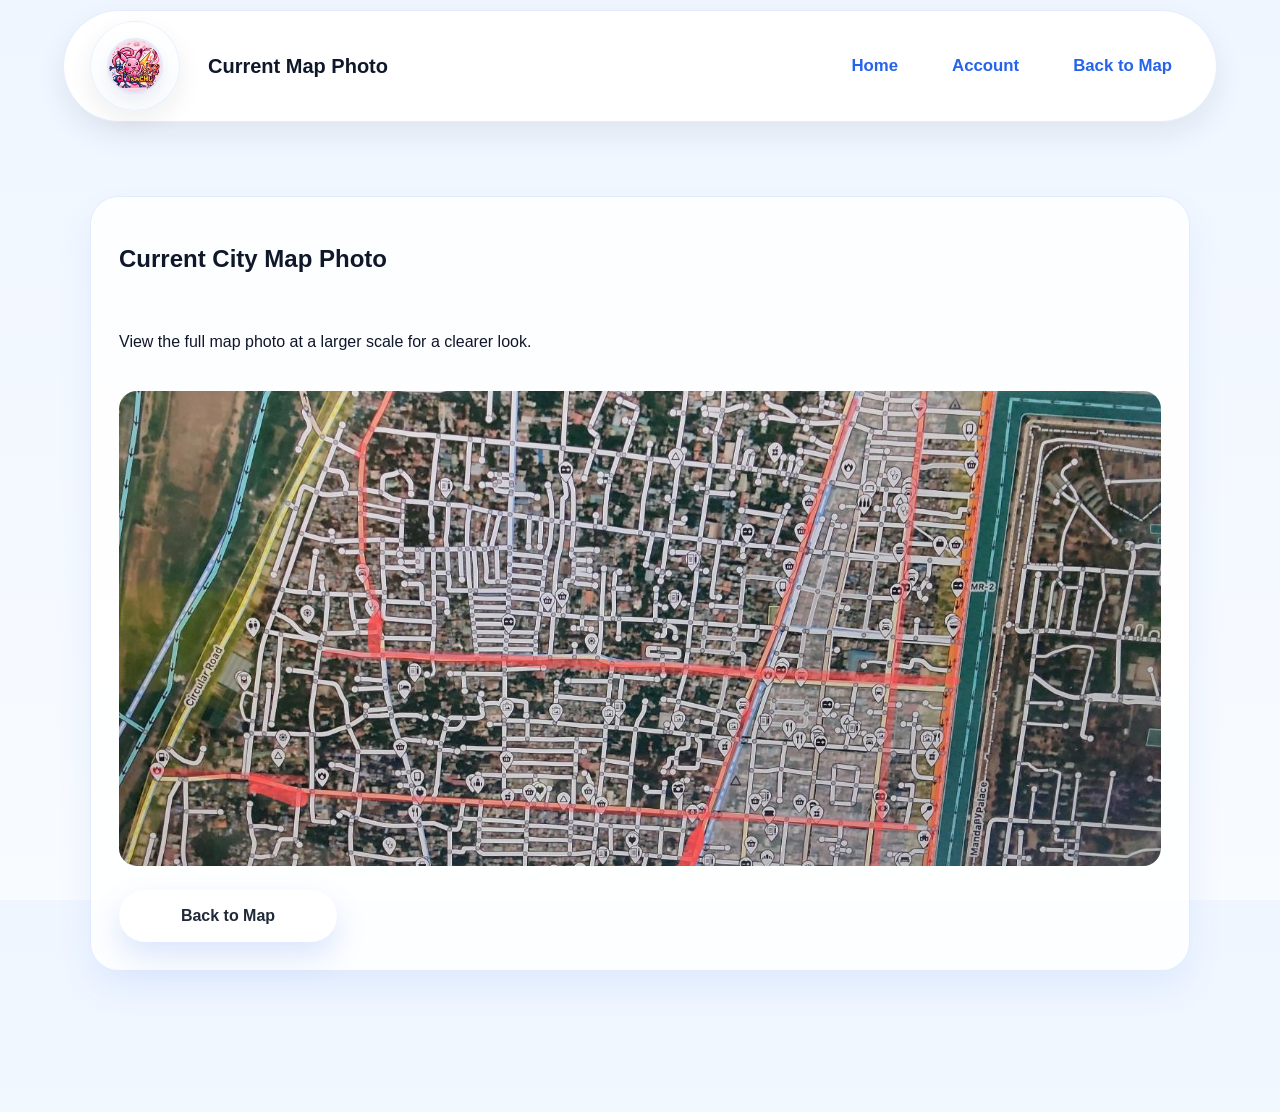
<file: map-photo.html>
<!DOCTYPE html>
<html lang="en">
<head>
    <meta charset="UTF-8">
    <meta name="viewport" content="width=device-width, initial-scale=1.0">
    <title>Map Photo View</title>
    <link rel="stylesheet" href="style.css">
    <link rel="icon" href="Media/favicon.svg" type="image/svg+xml">
    <link rel="icon" href="Media/Chukachu.png" type="image/png">
</head>
<body>
    <header id="top">
        <div class="header-inner">
            <div class="brand">
                <a href="index.html" title="Home">
                    <img src="Media/Chukachu.png" alt="Chukachu" class="brand-logo">
                </a>
            </div>
            <h1 class="site-title">Current Map Photo</h1>
            <nav>
                <a href="index.html">Home</a>
                <a href="account.html">Account</a>
                <a href="map.html">Back to Map</a>
            </nav>
        </div>
    </header>

    <div class="container">

        <section class="section">
            <h2>Current City Map Photo</h2>
            <p>View the full map photo at a larger scale for a clearer look.</p>
            <div class="photo-view">
                <img src="Media/map.jpg" alt="Current city map photo">
            </div>
            <div class="button-row">
                <a class="secondary-btn" href="map.html">Back to Map</a>
            </div>
        </section>
    </div>
</body>
</html>
</file>
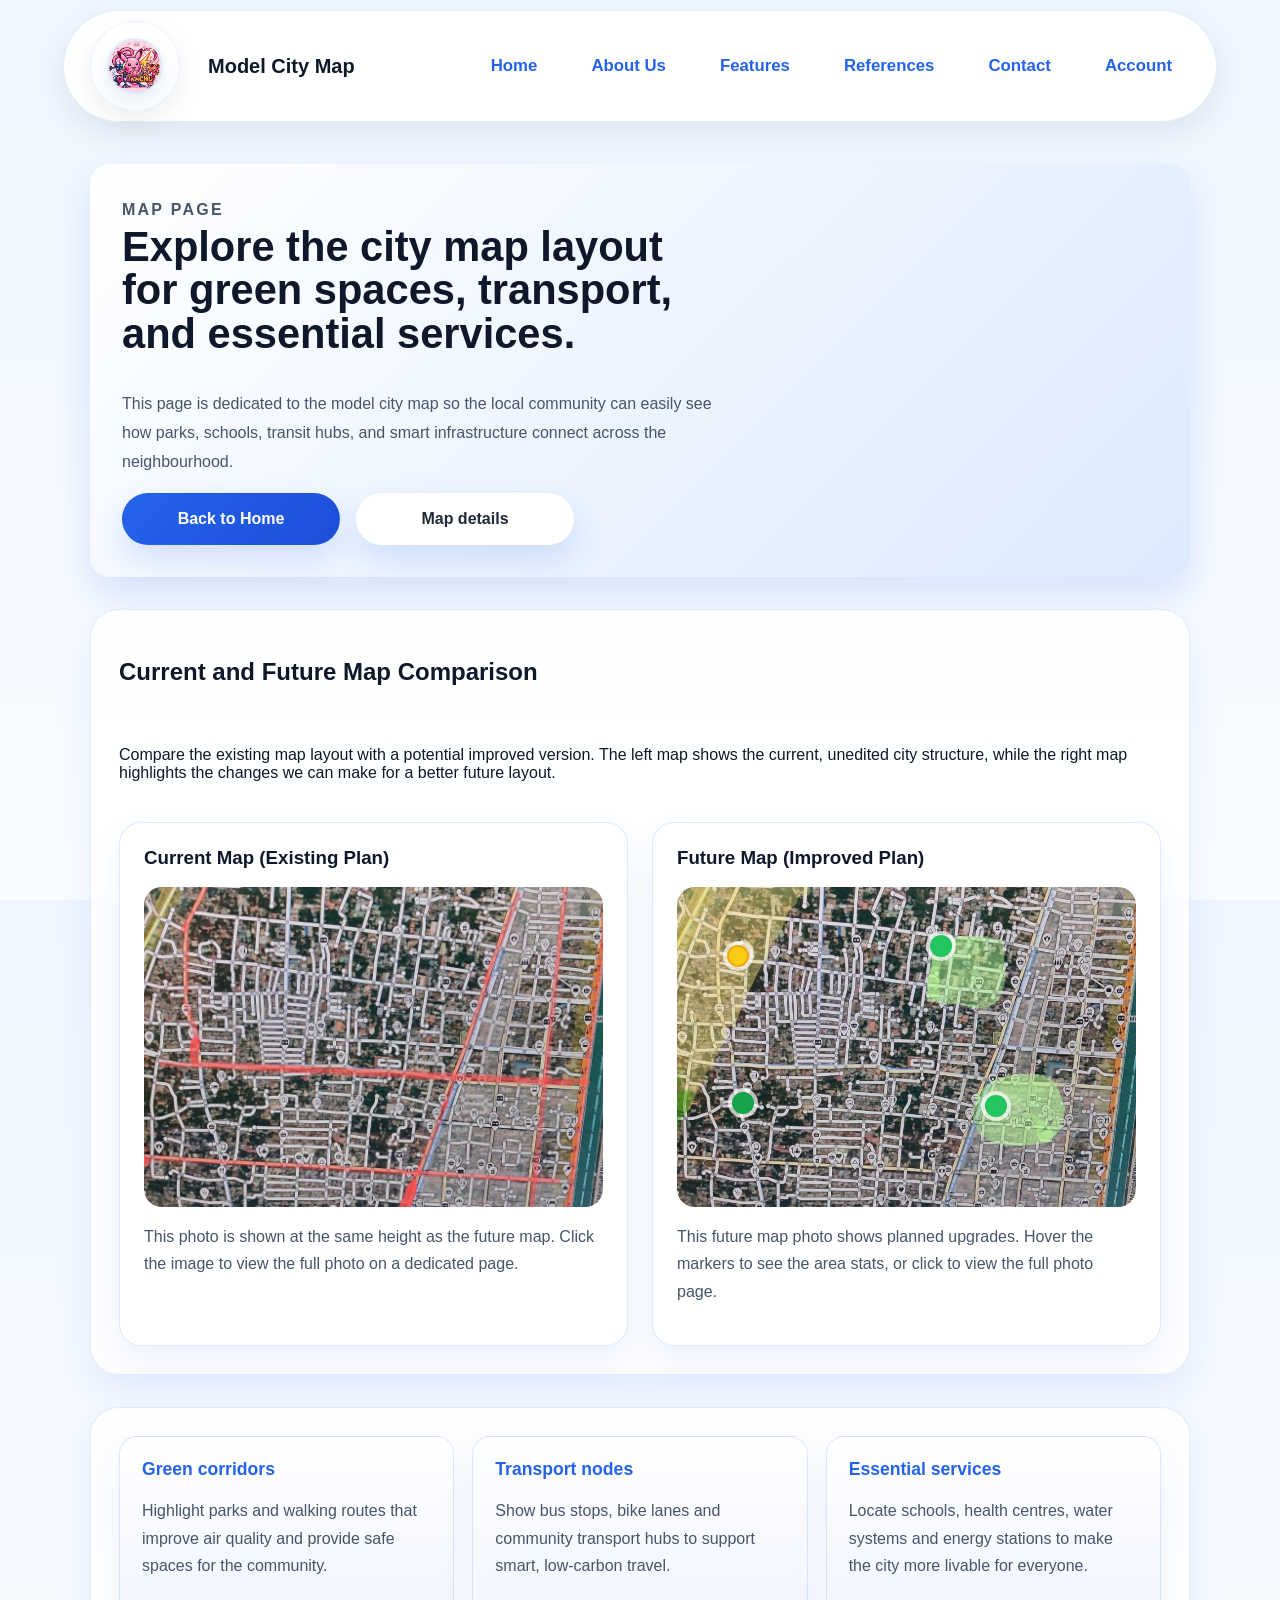
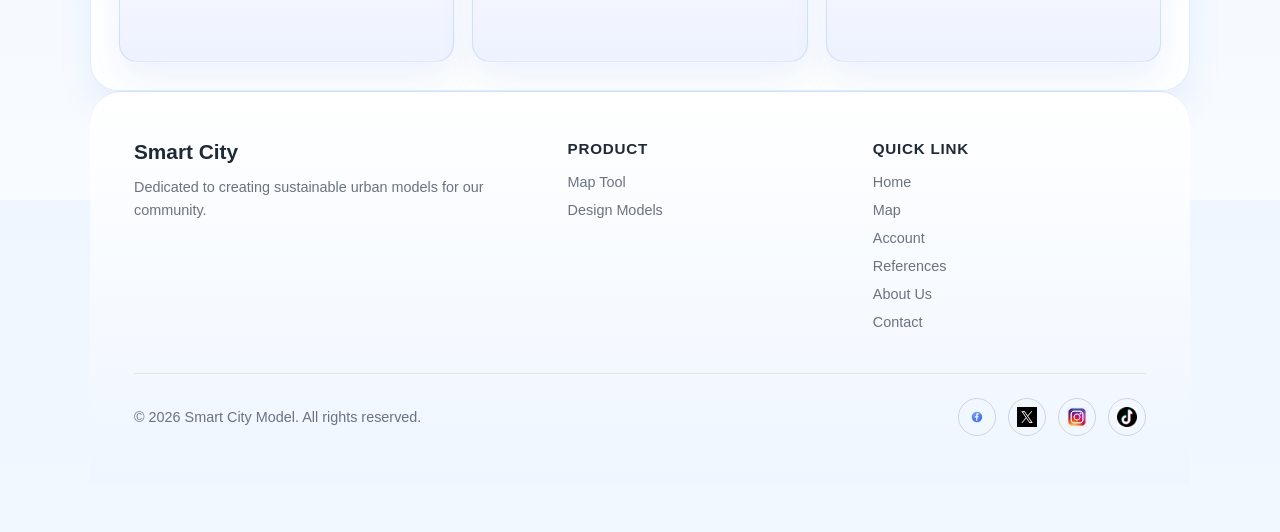
<file: map.html>
<!DOCTYPE html>
<html lang="en">
<head>
    <meta charset="UTF-8">
    <meta name="viewport" content="width=device-width, initial-scale=1.0">
    <title>Model City Map</title>
    <link rel="stylesheet" href="style.css">
    <link rel="icon" href="Media/Chukachu.png" type="image/png">
</head>
<body>
    <header id="top">
        <div class="header-inner">
            <div class="brand">
                <a href="index.html" title="Home">
                    <img src="Media/Chukachu.png" alt="Chukachu" class="brand-logo">
                </a>
            </div>
            <h1 class="site-title">Model City Map</h1>
            <nav>
                <a href="index.html">Home</a>
                <a href="about_us.html">About Us</a>
                <a href="features.html">Features</a>
                <a href="references.html">References</a>
                <a href="contact.html">Contact</a>
                <a href="account.html">Account</a>
            </nav>
        </div>
    </header>

    <div class="container">

        <section class="hero">
            <div class="hero-text">
                <p class="page-badge">Map page</p>
                <h2>Explore the city map layout for green spaces, transport, and essential services.</h2>
                <p>This page is dedicated to the model city map so the local community can easily see how parks, schools, transit hubs, and smart infrastructure connect across the neighbourhood.</p>
                <div class="button-row">
                    <a class="primary-btn" href="index.html">Back to Home</a>
                    <a class="secondary-btn" href="#map-details">Map details</a>
                </div>
            </div>
        </section>

        <section class="section">
            <h2>Current and Future Map Comparison</h2>
            <p>Compare the existing map layout with a potential improved version. The left map shows the current, unedited city structure, while the right map highlights the changes we can make for a better future layout.</p>
            <div class="map-pair-grid">
                <div class="map-card">
                    <h3>Current Map (Existing Plan)</h3>
                    <a class="photo-link" href="map-photo.html" target="_blank" rel="noopener noreferrer">
                        <div class="map-display">
                            <img class="map-photo" src="Media/map.jpg" alt="Current city map photo">
                        </div>
                    </a>
                    <p>This photo is shown at the same height as the future map. Click the image to view the full photo on a dedicated page.</p>
                </div>
                <div class="map-card">
                    <h3>Future Map (Improved Plan)</h3>
                    <a class="photo-link" href="future-map.html" target="_blank" rel="noopener noreferrer">
                        <div class="map-display">
                            <img class="map-photo" src="Media/map2.jpg" alt="Future city map photo">
                            <div class="map-overlay" aria-hidden="true">
                                <div class="map-marker solar-farm" tabindex="0">
                                    <span class="overlay-tooltip">Solar Farm: 35 MW renewable energy zone.</span>
                                </div>
                                <div class="map-marker park park-top" tabindex="0">
                                    <span class="overlay-tooltip">Park: top-right green plaza with walking paths.</span>
                                </div>
                                <div class="map-marker park park-mid" tabindex="0">
                                    <span class="overlay-tooltip">Park: mid-right community park area.</span>
                                </div>
                                <div class="map-marker forest" tabindex="0">
                                    <span class="overlay-tooltip">Forest: left wooded area preserving native trees.</span>
                                </div>
                            </div>
                        </div>
                    </a>
                    <p>This future map photo shows planned upgrades. Hover the markers to see the area stats, or click to view the full photo page.</p>
                </div>
            </div>
        </section>

        <section id="map-details" class="section">
            <div class="card-row">
                <div class="feature-card">
                    <h3>Green corridors</h3>
                    <p>Highlight parks and walking routes that improve air quality and provide safe spaces for the community.</p>
                </div>
                <div class="feature-card">
                    <h3>Transport nodes</h3>
                    <p>Show bus stops, bike lanes and community transport hubs to support smart, low-carbon travel.</p>
                </div>
                <div class="feature-card">
                    <h3>Essential services</h3>
                    <p>Locate schools, health centres, water systems and energy stations to make the city more livable for everyone.</p>
                </div>
            </div>
        </section>

        <footer>
            <div class="footer-content">
                <div class="footer-brand">
                    <h3>Smart City</h3>
                    <p>Dedicated to creating sustainable urban models for our community.</p>
                </div>
                <div class="footer-links">
                    <div class="footer-column">
                        <h4>Product</h4>
                        <ul>
                            <li><a href="references.html">Map Tool</a></li>
                            <li><a href="references.html">Design Models</a></li>
                        </ul>
                    </div>
                         <div class="footer-column">
                        <h4>Quick link</h4>
                        <ul>
                            <li><a href="index.html">Home</a></li>
                            <li><a href="map.html">Map</a></li>
                            <li><a href="account.html">Account</a></li>
                            <li><a href="references.html">References</a></li>
                            <li><a href="about_us.html">About Us</a></li>
                            <li><a href="contact.html">Contact</a></li>
                        </ul>
                    </div>
                </div>
            </div>
            <div class="footer-bottom">
                <p>&copy; 2026 Smart City Model. All rights reserved.</p>
                <div class="social-icons">
                    <a href="https://www.facebook.com" title="Facebook" target="_blank" rel="noopener noreferrer">
                        <img src="Media/facebook.png" alt="Facebook logo">
                    </a>
                    <a href="https://www.x.com" title="X" target="_blank" rel="noopener noreferrer">
                        <img src="Media/X.png" alt="X logo">
                    </a>
                    <a href="https://www.instagram.com" title="Instagram" target="_blank" rel="noopener noreferrer">
                        <img src="Media/instagram logo.jpg" alt="Instagram logo">
                    </a>
                    <a href="https://www.tiktok.com" title="TikTok" target="_blank" rel="noopener noreferrer">
                        <img src="Media/Tiktok logo.webp" alt="TikTok logo">
                    </a>
                </div>
            </div>
        </footer>
    </div>
</body>
</html>
</file>
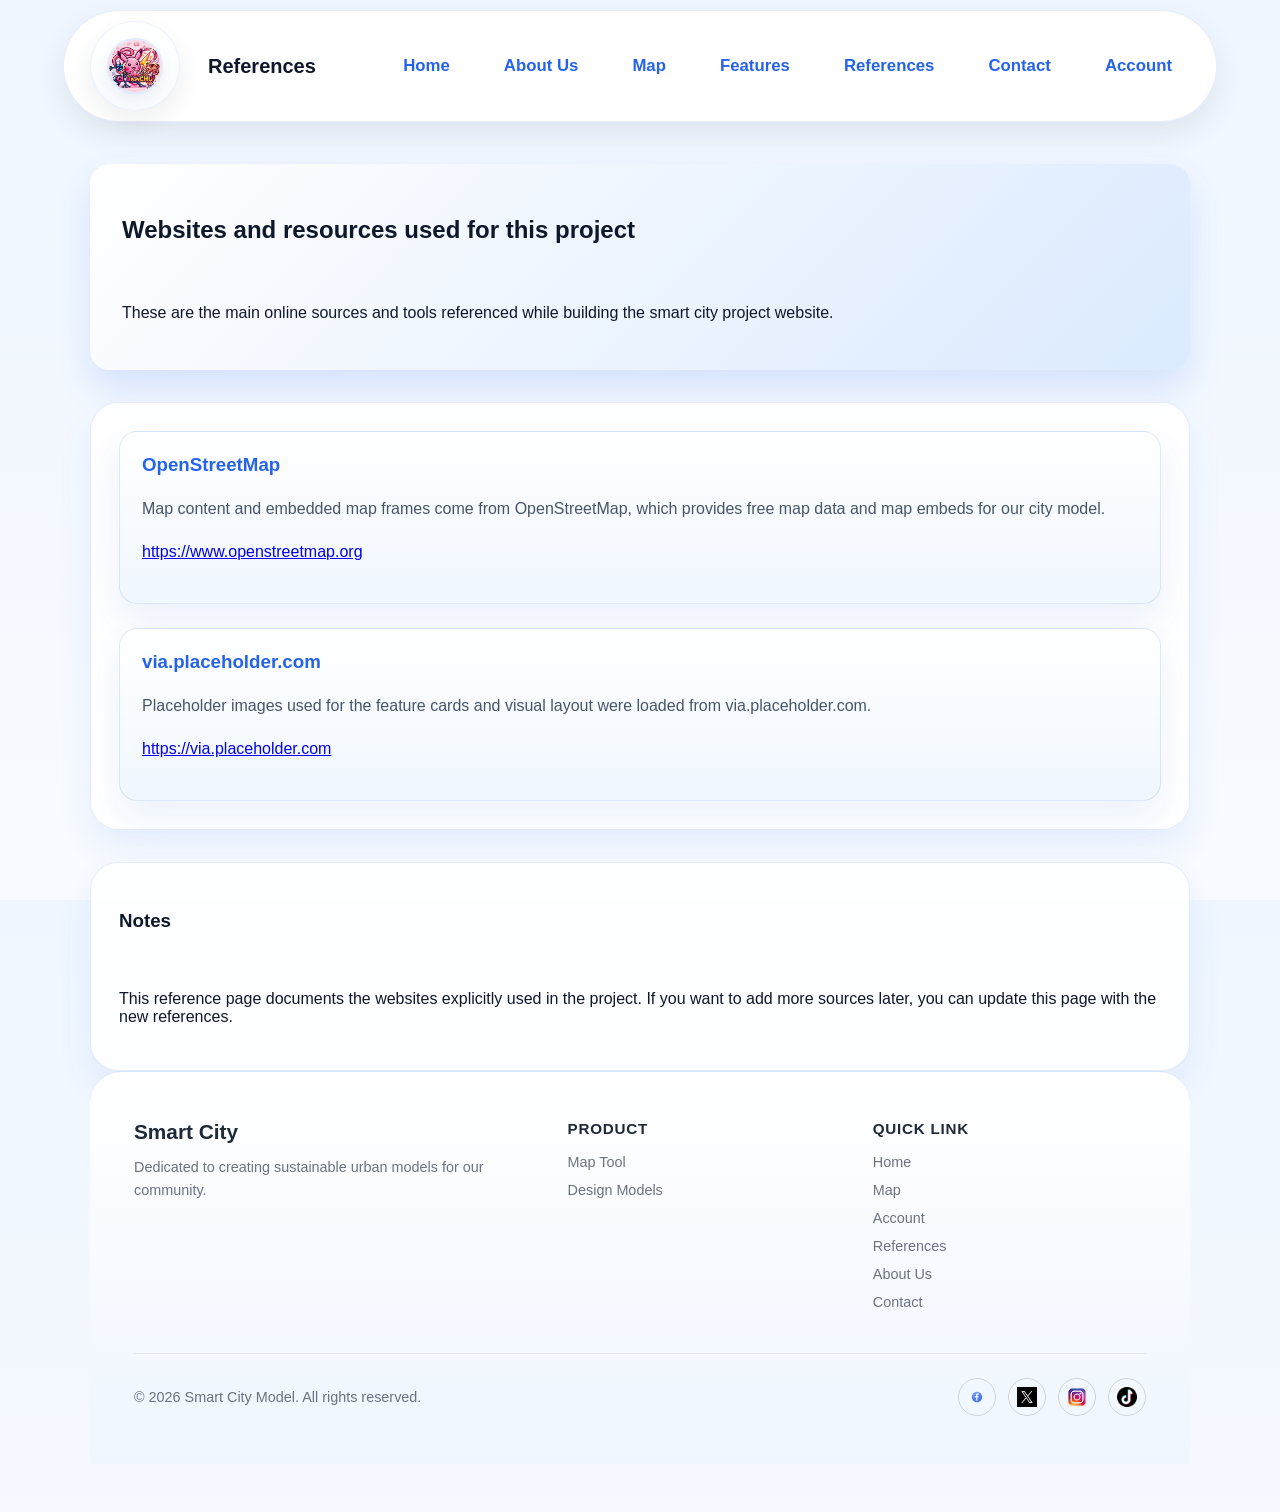
<file: references.html>
<!DOCTYPE html>
<html lang="en">
<head>
    <meta charset="UTF-8">
    <meta name="viewport" content="width=device-width, initial-scale=1.0">
    <title>References</title>
    <link rel="stylesheet" href="style.css">
    <link rel="icon" href="Media/Chukachu.png" type="image/png">
</head>
<body>
    <header id="top">
        <div class="header-inner">
            <div class="brand">
                <a href="index.html" title="Home">
                    <img src="Media/Chukachu.png" alt="Chukachu" class="brand-logo">
                </a>
            </div>
            <h1 class="site-title">References</h1>
            <nav>
                <a href="index.html">Home</a>
                <a href="about_us.html">About Us</a>
                <a href="map.html">Map</a>
                <a href="features.html">Features</a>
                <a href="references.html">References</a>
                <a href="contact.html">Contact</a>
                <a href="account.html">Account</a>
            </nav>
        </div>
    </header>

    <div class="container">

        <section class="hero">
            <h2>Websites and resources used for this project</h2>
            <p>These are the main online sources and tools referenced while building the smart city project website.</p>
        </section>

        <section class="section">
            <div class="card">
                <h3>OpenStreetMap</h3>
                <p>Map content and embedded map frames come from OpenStreetMap, which provides free map data and map embeds for our city model.</p>
                <p><a href="https://www.openstreetmap.org" target="_blank" rel="noopener">https://www.openstreetmap.org</a></p>
            </div>
            <div class="card">
                <h3>via.placeholder.com</h3>
                <p>Placeholder images used for the feature cards and visual layout were loaded from via.placeholder.com.</p>
                <p><a href="https://via.placeholder.com" target="_blank" rel="noopener">https://via.placeholder.com</a></p>
            </div>
        </section>

        <section class="section">
            <h3>Notes</h3>
            <p>This reference page documents the websites explicitly used in the project. If you want to add more sources later, you can update this page with the new references.</p>
        </section>

        <footer>
            <div class="footer-content">
                <div class="footer-brand">
                    <h3>Smart City</h3>
                    <p>Dedicated to creating sustainable urban models for our community.</p>
                </div>
                <div class="footer-links">
                    <div class="footer-column">
                        <h4>Product</h4>
                        <ul>
                            <li><a href="references.html">Map Tool</a></li>
                            <li><a href="references.html">Design Models</a></li>
                        </ul>
                    </div>
                    <div class="footer-column">
                        <h4>Quick link</h4>
                        <ul>
                            <li><a href="index.html">Home</a></li>
                            <li><a href="map.html">Map</a></li>
                            <li><a href="account.html">Account</a></li>
                            <li><a href="references.html">References</a></li>
                            <li><a href="about_us.html">About Us</a></li>
                            <li><a href="contact.html">Contact</a></li>
                        </ul>
                    </div>
                </div>
            </div>
            <div class="footer-bottom">
                <p>&copy; 2026 Smart City Model. All rights reserved.</p>
                <div class="social-icons">
                    <a href="https://www.facebook.com" title="Facebook" target="_blank" rel="noopener noreferrer">
                        <img src="Media/facebook.png" alt="Facebook logo">
                    </a>
                    <a href="https://www.x.com" title="X" target="_blank" rel="noopener noreferrer">
                        <img src="Media/X.png" alt="X logo">
                    </a>
                    <a href="https://www.instagram.com" title="Instagram" target="_blank" rel="noopener noreferrer">
                        <img src="Media/instagram logo.jpg" alt="Instagram logo">
                    </a>
                    <a href="https://www.tiktok.com" title="TikTok" target="_blank" rel="noopener noreferrer">
                        <img src="Media/Tiktok logo.webp" alt="TikTok logo">
                    </a>
                </div>
            </div>
        </footer>
    </div>
</body>
</html>
</file>
<file: style.css>
html {
    scroll-behavior: smooth;
    height: 100%;
}

:root {
    --page-bg: #eef6ff;
    --surface: #ffffff;
    --surface-soft: #f8fbff;
    --text: #0f172a;
    --muted: #475569;
    --accent: #2563eb;
    --accent-soft: #dbeafe;
    --accent-alt: #c7d2fe;
    --border: #dbe7ff;
}

body {
    font-family: Arial, sans-serif;
    margin: 0;
    background: linear-gradient(180deg, #eff6ff 0%, #f8fbff 100%);
    color: var(--text);
}

.container {
    width: 100%;
    max-width: 1100px;
    margin: 0 auto;
    padding: 32px 24px 48px;
    min-height: 100vh;
    display: flex;
    flex-direction: column;
}

header {
    position: sticky;
    top: 0;
    left: 0;
    right: 0;
    width: 100%;
    background: transparent;
    z-index: 1000;
}

.header-inner {
    width: 100%;
    max-width: 1100px;
    margin: 10px auto;
    padding: 10px 26px;
    display: flex;
    align-items: center;
    justify-content: space-between;
    gap: 20px;
    background: rgba(255,255,255,0.98);
    border-radius: 9999px;
    box-shadow: 0 12px 30px rgba(15,23,42,0.08);
    border: 1px solid rgba(37,99,235,0.12);
}

header h1 {
    margin: 0;
    font-size: 1.8rem;
}

.brand {
    display: inline-flex;
    align-items: center;
    justify-content: center;
    width: 72px;
    height: 72px;
    padding: 8px;
    border-radius: 50%;
    background: linear-gradient(180deg, #ffffff 0%, #f8fbff 100%);
    border: 1px solid rgba(37, 99, 235, 0.08);
    box-shadow: 0 10px 26px rgba(15,23,42,0.07);
}

.brand-logo {
    width: 52px;
    height: 52px;
    object-fit: cover;
    border-radius: 50%;
    display: block;
    border: 2px solid rgba(37, 99, 235, 0.12);
    box-shadow: 0 6px 14px rgba(15,23,42,0.06);
}

.site-title {
    margin: 0 16px 0 8px;
    font-size: 1.25rem;
    font-weight: 800;
    color: var(--text);
}

nav {
    margin-left: auto;
    display: flex;
    align-items: center;
    gap: 18px;
}

nav a {
    margin-left: 0;
    text-decoration: none;
    color: var(--accent);
    font-weight: 700;
    padding: 12px 18px;
    font-size: 1.05rem;
    border-radius: 9999px;
    transition: background-color 0.25s ease, color 0.25s ease, transform 0.2s ease;
}

nav a:hover {
    background: rgba(37, 99, 235, 0.12);
    color: #1d4ed8;
    transform: translateY(-1px);
}

.hero {
    background: linear-gradient(135deg, #ffffff 0%, #dbeafe 100%);
    border-radius: 20px;
    padding: 32px;
    display: grid;
    gap: 24px;
    box-shadow: 0 18px 35px rgba(37, 99, 235, 0.14);
}

/* Let the hero section expand to fill remaining vertical space */
.hero {
    flex: 1 0 auto;
}

/* Push footer to bottom when page content is short */
.container > footer {
    margin-top: auto;
}

.hero-text {
    max-width: 600px;
}

.hero-text h2 {
    margin-top: 0;
    font-size: 2.6rem;
    line-height: 1.05;
}

.hero-text p {
    font-size: 1rem;
    line-height: 1.8;
    color: var(--muted);
}

.button-row {
    display: flex;
    gap: 16px;
    flex-wrap: wrap;
}

.button-row a,
.auth-toggle {
    display: inline-flex;
    align-items: center;
    justify-content: center;
    gap: 8px;
    min-width: 160px;
    padding: 16px 28px;
    border-radius: 999px;
    text-decoration: none;
    font-weight: 700;
    cursor: pointer;
    transition: transform 0.2s ease, box-shadow 0.2s ease, background 0.3s ease, color 0.3s ease;
    box-shadow: 0 14px 32px rgba(37, 99, 235, 0.16);
    border: 1px solid transparent;
}

.button-row a:hover,
.auth-toggle:hover {
    transform: translateY(-2px);
    box-shadow: 0 18px 36px rgba(37, 99, 235, 0.22);
}

.primary-btn {
    background: linear-gradient(135deg, #2563eb 0%, #1d4ed8 100%);
    color: white;
}

.secondary-btn {
    background: #ffffff;
    color: #1f2937;
    border-color: rgba(37, 99, 235, 0.18);
}

.primary-btn:hover {
    background: linear-gradient(135deg, #1d4ed8 0%, #2563eb 100%);
}

.secondary-btn:hover {
    background: #eff6ff;
    color: #1d4ed8;
}

.wireframe-card {
    background: linear-gradient(180deg, #eef2ff 0%, #dbeafe 100%);
    border-radius: 18px;
    padding: 28px;
    min-height: 320px;
    display: grid;
    gap: 18px;
    border: 1px solid rgba(37, 99, 235, 0.18);
}

.section {
    margin-top: 32px;
    display: grid;
    gap: 24px;
    background: rgba(255, 255, 255, 0.85);
    border-radius: 28px;
    padding: 28px;
    border: 1px solid rgba(37, 99, 235, 0.12);
    box-shadow: 0 18px 35px rgba(37, 99, 235, 0.08);
}

.card-row {
    display: grid;
    grid-template-columns: repeat(auto-fit, minmax(220px, 1fr));
    gap: 18px;
}

.card {
    background: linear-gradient(180deg, #ffffff 0%, #f0f7ff 100%);
    border-radius: 18px;
    padding: 22px;
    box-shadow: 0 18px 35px rgba(37, 99, 235, 0.08);
    border: 1px solid rgba(37, 99, 235, 0.14);
}

.card h3 {
    margin-top: 0;
    color: var(--accent);
}

.contact-form {
    display: grid;
    gap: 16px;
    margin-top: 16px;
}

.contact-form label {
    font-weight: 700;
    color: var(--text);
}

.contact-form textarea {
    width: 90%;
    min-height: 140px;
    padding: 16px;
    border-radius: 16px;
    border: 1px solid rgba(37, 99, 235, 0.18);
    background: var(--surface-soft);
    color: var(--text);
    font-family: inherit;
    resize: vertical;
}

.auth-section {
    display: grid;
    gap: 24px;
    margin-top: 32px;
    grid-template-columns: repeat(auto-fit, minmax(320px, 1fr));
}

.auth-card {
    background: linear-gradient(180deg, #ffffff 0%, #eef2ff 100%);
    border-radius: 24px;
    padding: 32px;
    border: 1px solid rgba(37, 99, 235, 0.14);
    box-shadow: 0 18px 35px rgba(37, 99, 235, 0.08);
}

.auth-card h2 {
    margin-top: 0;
    color: var(--accent);
}

.auth-form {
    display: grid;
    gap: 18px;
}

.auth-form label {
    font-weight: 700;
    color: var(--text);
}

.auth-form input {
    width: 100%;
    padding: 16px;
    border-radius: 16px;
    border: 1px solid rgba(37, 99, 235, 0.18);
    background: var(--surface-soft);
    color: var(--text);
    font-family: inherit;
}

.hidden {
    display: none;
}

.submit-btn {
    width: fit-content;
    padding: 16px 30px;
    border: none;
    border-radius: 999px;
    background: linear-gradient(135deg, #2563eb 0%, #1d4ed8 100%);
    color: white;
    font-size: 1rem;
    font-weight: 700;
    cursor: pointer;
    transition: transform 0.2s ease, box-shadow 0.2s ease, filter 0.2s ease;
    box-shadow: 0 18px 40px rgba(37, 99, 235, 0.22);
    position: relative;
    overflow: hidden;
}

.submit-btn:hover {
    transform: translateY(-2px);
    box-shadow: 0 22px 46px rgba(37, 99, 235, 0.28);
    filter: brightness(1.05);
}

.submit-btn::after {
    content: "";
    position: absolute;
    left: 50%;
    top: 50%;
    width: 20px;
    height: 20px;
    background: rgba(255,255,255,0.25);
    border-radius: 50%;
    transform: translate(-50%, -50%) scale(0);
    pointer-events: none;
}

.submit-btn:active {
    transform: translateY(0);
    background: #1d4ed8;
    box-shadow: 0 10px 22px rgba(37, 99, 235, 0.2) inset;
}

.submit-btn:active::after {
    animation: ripple 0.6s ease-out forwards;
}

@keyframes ripple {
    from {
        transform: translate(-50%, -50%) scale(0);
        opacity: 0.9;
    }
    to {
        transform: translate(-50%, -50%) scale(6);
        opacity: 0;
    }
}

.form-note {
    margin: 0;
    color: var(--muted);
    font-size: 0.95rem;
    line-height: 1.6;
}
.form-row {
    display: flex;
    align-items: center;
    justify-content: space-between;
    gap: 12px;
}

.word-count {
    color: var(--muted);
    font-weight: 700;
    font-size: 0.95rem;
}

.submit-btn:disabled {
    opacity: 0.55;
    cursor: not-allowed;
    transform: none;
}

.card p {
    color: var(--muted);
    line-height: 1.7;
}

.feature-card {
    background: linear-gradient(180deg, #ffffff 0%, #eef2ff 100%);
    border-radius: 18px;
    padding: 22px;
    min-height: 180px;
    box-shadow: 0 18px 35px rgba(37, 99, 235, 0.08);
    border: 1px solid rgba(37, 99, 235, 0.14);
}

.feature-card img {
    width: 100%;
    height: 150px;
    object-fit: cover;
    border-radius: 12px;
    margin-bottom: 16px;
}

.feature-card h3 {
    margin-top: 0;
    font-size: 1.1rem;
    color: var(--accent);
}

.feature-card p {
    color: var(--muted);
    line-height: 1.7;
}

.members-grid {
    display: flex;
    flex-wrap: wrap;
    gap: 24px;
    justify-content: center;
    align-items: stretch;
    margin-top: 24px;
}

.member-card {
    background: var(--surface);
    border-radius: 18px;
    padding: 22px;
    box-shadow: 0 18px 35px rgba(37, 99, 235, 0.08);
    border: 1px solid rgba(37, 99, 235, 0.14);
    display: flex;
    flex-direction: column;
    align-items: center;
    justify-content: flex-start;
    gap: 12px;
    width: 220px;
    min-height: 260px;
}

.member-card img {
    width: 120px;
    height: 120px;
    object-fit: cover;
    border-radius: 50%;
    margin-top: 18px;
}

.member-card h3 {
    margin-top: 0;
    color: var(--accent);
    text-align: center;
    min-height: 3.2rem;
    line-height: 1.15;
    white-space: nowrap;
    overflow: hidden;
    text-overflow: ellipsis;
}

.member-card p {
    margin: 10px 0 0;
    color: var(--muted);
    text-align: center;
}

.map-preview {
    background: linear-gradient(180deg, #dbeafe 0%, #eff6ff 100%);
    border-radius: 18px;
    min-height: 380px;
    display: flex;
    align-items: center;
    justify-content: center;
    color: #1e3a8a;
    font-size: 1.1rem;
    text-align: center;
    padding: 24px;
}

/* Ensure preview/map images scale to fit the container and screen */
.map-preview img,
.map-display img,
.map-photo {
    width: 100%;
    height: auto;
    max-height: 320px;
    object-fit: cover;
    border-radius: 12px;
    display: block;
}

.grid-features {
    display: grid;
    grid-template-columns: repeat(auto-fit, minmax(240px, 1fr));
    gap: 18px;
}

.map-pair-grid {
    display: grid;
    grid-template-columns: repeat(auto-fit, minmax(320px, 1fr));
    gap: 24px;
}

.map-card {
    background: rgba(255,255,255,0.95);
    border-radius: 22px;
    padding: 24px;
    border: 1px solid rgba(37, 99, 235, 0.14);
    box-shadow: 0 18px 35px rgba(37, 99, 235, 0.08);
}

.map-card h3 {
    margin-top: 0;
    color: var(--text);
}

.map-card p {
    color: var(--muted);
    line-height: 1.7;
}

.map-embed {
    border: 0;
    width: 100%;
    border-radius: 18px;
    display: block;
}

.map-embed-small {
    height: 280px;
}

.map-embed-medium {
    height: 340px;
}

.map-embed-large {
    height: 500px;
}

.map-display,
.photo-view {
    position: relative;
}

.map-display img,
.photo-view img {
    width: 100%;
    height: 340px;
    object-fit: cover;
    border-radius: 18px;
    display: block;
}

.map-overlay {
    position: absolute;
    inset: 0;
    pointer-events: none;
}

.map-marker {
    position: absolute;
    width: 18px;
    height: 18px;
    border-radius: 50%;
    box-shadow: 0 0 0 4px rgba(255,255,255,0.7);
    transition: transform 0.2s ease, box-shadow 0.2s ease;
    cursor: help;
    pointer-events: auto;
}

.map-marker:hover,
.map-marker:focus {
    transform: scale(1.2);
    box-shadow: 0 0 0 6px rgba(255,255,255,0.8);
}

.overlay-tooltip {
    position: absolute;
    left: 50%;
    bottom: calc(100% + 10px);
    transform: translateX(-50%);
    min-width: 220px;
    padding: 10px 12px;
    color: #ffffff;
    background: rgba(15, 23, 42, 0.92);
    border-radius: 12px;
    font-size: 0.9rem;
    line-height: 1.4;
    opacity: 0;
    pointer-events: none;
    transition: opacity 0.2s ease, transform 0.2s ease;
    z-index: 20;
}

.map-marker:hover .overlay-tooltip,
.map-marker:focus .overlay-tooltip {
    opacity: 1;
    transform: translateX(-50%) translateY(-6px);
}

.map-marker::after {
    content: "";
    position: absolute;
    bottom: -8px;
    left: 50%;
    transform: translateX(-50%);
    width: 12px;
    height: 12px;
    background: rgba(15, 23, 42, 0.92);
    clip-path: polygon(50% 100%, 0 0, 100% 0);
    opacity: 0;
}

.map-marker:hover::after,
.map-marker:focus::after {
    opacity: 1;
}

.solar-farm {
    background: #facc15;
    border: 2px solid rgba(245, 158, 11, 0.8);
    left: 11%;
    top: 18%;
}

.park {
    background: #22c55e;
    border: 2px solid rgba(34, 197, 94, 0.85);
}

.park-top {
    right: 40%;
    top: 15%;
}

.park-mid {
    right: 28%;
    top: 65%;
}

.forest {
    background: #16a34a;
    border: 2px solid rgba(22, 163, 74, 0.85);
    left: 12%;
    top: 64%;
}

.photo-link {
    display: block;
    text-decoration: none;
}

.photo-view img {
    width: 100%;
    height: auto;
    border-radius: 18px;
    display: block;
}

.map-preview.compact {
    min-height: 320px;
}

.top-bar {
    display: flex;
    justify-content: space-between;
    align-items: center;
    gap: 16px;
    flex-wrap: wrap;
}

.pill-row {
    display: grid;
    gap: 10px;
}

.pill {
    background: var(--surface);
    color: var(--text);
    padding: 10px 14px;
    border-radius: 12px;
    font-weight: 700;
    display: inline-flex;
    align-items: center;
    justify-content: center;
}

.pill-accent,
.accent-pill {
    background: #dbeafe;
    color: #1d4ed8;
}

.page-badge,
.section-tag {
    text-transform: uppercase;
    letter-spacing: 0.14em;
    color: var(--accent);
    font-weight: 700;
    margin: 0;
    display: inline-block;
}

.section-heading {
    margin: 10px 0 0;
    font-size: 1.8rem;
}

footer {
    margin-top: 80px;
    background: linear-gradient(180deg, #ffffff 0%, #eff6ff 100%);
    color: #334155;
    padding: 48px 0;
    border-top: 1px solid rgba(37, 99, 235, 0.14);
    border-radius: 32px 32px 0 0;
    overflow: hidden;
}

.footer-content {
    width: min(1100px, 92%);
    margin: 0 auto;
    display: grid;
    grid-template-columns: 1fr 1.5fr;
    gap: 48px;
    margin-bottom: 32px;
}

.footer-brand h3 {
    color: #1f2937;
    margin: 0 0 12px 0;
    font-size: 1.3rem;
}

.footer-brand p {
    margin: 0;
    color: #6b7280;
    font-size: 0.9rem;
    line-height: 1.6;
}

.footer-links {
    display: grid;
    grid-template-columns: repeat(auto-fit, minmax(160px, 1fr));
    gap: 32px;
}

.footer-column h4 {
    color: #1f2937;
    margin: 0 0 16px 0;
    font-size: 0.95rem;
    font-weight: 700;
    text-transform: uppercase;
    letter-spacing: 0.05em;
}

.footer-column ul {
    list-style: none;
    padding: 0;
    margin: 0;
}

.footer-column li {
    margin-bottom: 10px;
}

.footer-column a {
    color: #6b7280;
    text-decoration: none;
    font-size: 0.9rem;
    transition: color 0.3s;
}

.footer-column a:hover {
    color: #2563eb;
}

.footer-bottom {
    width: min(1100px, 92%);
    margin: 0 auto;
    padding-top: 24px;
    border-top: 1px solid #e5e7eb;
    display: flex;
    justify-content: space-between;
    align-items: center;
    flex-wrap: wrap;
    gap: 16px;
}

.footer-bottom p {
    margin: 0;
    color: #6b7280;
    font-size: 0.9rem;
}

.social-icons {
    display: flex;
    gap: 12px;
}

.social-icons a {
    display: inline-flex;
    align-items: center;
    justify-content: center;
    width: 36px;
    height: 36px;
    border: 1px solid #d1d5db;
    border-radius: 50%;
    color: #6b7280;
    text-decoration: none;
    transition: all 0.3s;
}

.social-icons a img {
    width: 20px;
    height: 20px;
    object-fit: contain;
}

.social-icons a:hover {
    border-color: #2563eb;
    color: #2563eb;
}

.scrollToTop {
    position: fixed;
    bottom: 30px;
    right: 30px;
    width: 50px;
    height: 50px;
    background: #2563eb;
    color: white;
    border: none;
    border-radius: 50%;
    font-size: 24px;
    cursor: pointer;
    display: flex;
    align-items: center;
    justify-content: center;
    box-shadow: 0 4px 12px rgba(37, 99, 235, 0.3);
    transition: all 0.3s ease;
    z-index: 99;
    text-decoration: none;
}

.scrollToTop:hover {
    background: #1d4ed8;
    box-shadow: 0 6px 16px rgba(37, 99, 235, 0.4);
    transform: translateY(-3px);
}
</file>
